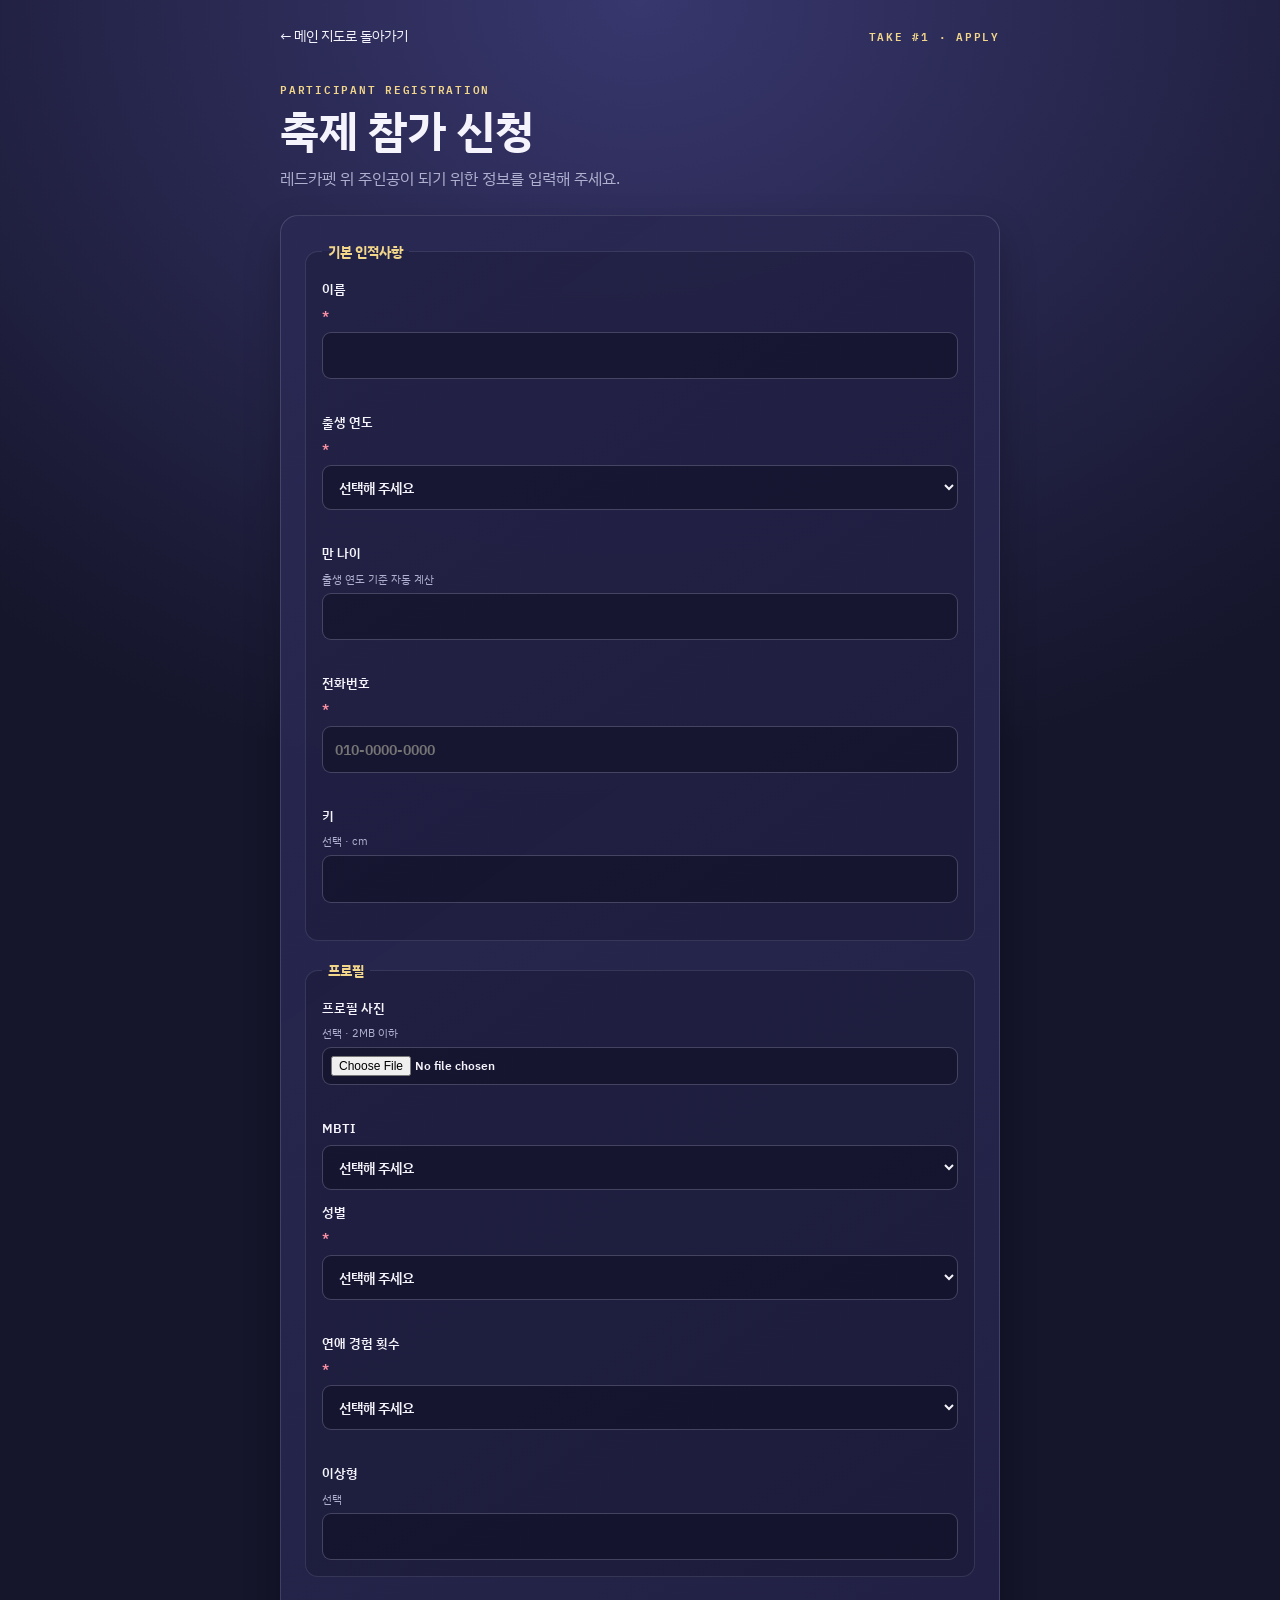
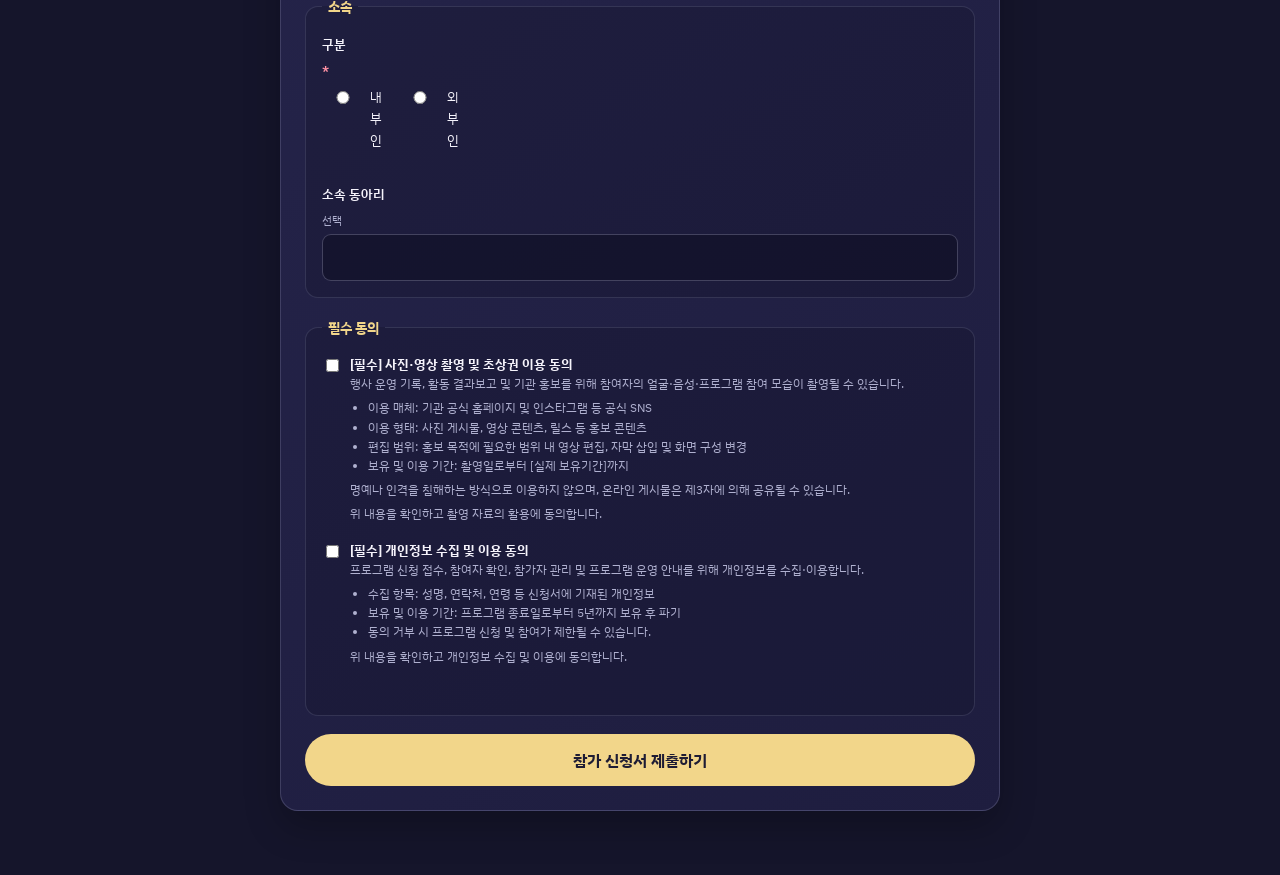
<file: apply.html>
<!doctype html>
<html lang="ko">
<head>
<meta charset="utf-8">
<meta name="viewport" content="width=device-width,initial-scale=1">
<title>참가자 신청 · 2026 동아리연합회 축제</title>
<link rel="preconnect" href="https://fonts.googleapis.com">
<link rel="preconnect" href="https://fonts.gstatic.com" crossorigin>
<link href="https://fonts.googleapis.com/css2?family=IBM+Plex+Sans+KR:wght@400;500;600;700&family=IBM+Plex+Mono:wght@500;600&display=swap" rel="stylesheet">
<style>
:root{--deep:#15152B;--panel:#25244B;--panel2:#211F44;--ink:#F5F3FB;--mute:#B0B1D0;--line:rgba(176,177,208,.22);--gold:#F2D68A;--rose:#D94862}
*{box-sizing:border-box}html{scroll-behavior:smooth}body{margin:0;min-height:100vh;background:radial-gradient(110% 45% at 50% 0,#38376E,var(--deep) 72%);color:var(--ink);font:400 16px/1.65 'IBM Plex Sans KR',sans-serif}button,input,select{font:inherit;color:inherit}:focus-visible{outline:2px solid var(--gold);outline-offset:3px}
.wrap{width:min(720px,calc(100% - 32px));margin:0 auto;padding:24px 0 64px}.topbar{display:flex;justify-content:space-between;align-items:center;gap:14px;margin-bottom:32px}.back-link{color:var(--ink);text-decoration:none;font-size:14px}.back-link:hover{color:var(--gold)}.eyebrow{margin:0;color:var(--gold);font:600 11px 'IBM Plex Mono',monospace;letter-spacing:.16em}.hero{margin-bottom:24px}.hero h1{margin:6px 0 8px;font-size:clamp(28px,7vw,44px);line-height:1.2}.hero p:last-child{margin:0;color:var(--mute)}
.card{padding:24px;border:1px solid var(--line);border-radius:18px;background:linear-gradient(145deg,rgba(42,41,83,.96),rgba(31,30,65,.94));box-shadow:0 16px 36px rgba(0,0,0,.24)}.form{display:grid;gap:18px}.group{display:grid;gap:12px;margin:0;padding:16px;border:1px solid rgba(176,177,208,.16);border-radius:13px;background:rgba(10,10,28,.2)}legend{padding:0 6px;color:var(--gold);font-weight:700;font-size:14px}.field{display:grid;gap:5px;font-size:13px;font-weight:600}.field input,.field select{width:100%;padding:11px 12px;border:1px solid rgba(176,177,208,.3);border-radius:9px;background:rgba(10,10,28,.42);font-size:14px}.field input[type=file]{padding:8px;font-size:12px}.field small{color:var(--mute);font-size:11px;font-weight:400}.required{color:#ff92a4}.options{display:flex;flex-wrap:wrap;gap:12px}.option,.consent{display:flex;align-items:flex-start;gap:8px;font-size:13px;font-weight:400}.option input,.consent input{accent-color:var(--gold);margin-top:4px}.consents{display:grid;gap:12px}.consent{line-height:1.45}.consent-detail{margin:6px 0 0;color:var(--mute);font-size:12px;line-height:1.6;font-weight:400}.consent-detail p{margin:0 0 5px}.consent-detail ul{margin:4px 0 5px;padding-left:18px}.conditional[hidden]{display:none}.error{min-height:16px;color:#ff9dad;font-size:12px;font-weight:500}.form [aria-invalid=true]{border-color:#ff7189;box-shadow:0 0 0 2px rgba(255,113,137,.12)}.alert,.success{display:none;margin:0;padding:11px 13px;border-radius:9px;font-size:13px}.alert{background:rgba(217,72,98,.18);color:#ffb1bd}.success{background:rgba(168,230,203,.14);color:#b9f1d6}.alert.show,.success.show{display:block}.submit{width:100%;padding:13px 20px;border:0;border-radius:999px;background:var(--gold);color:#1E1C34;font-weight:700;cursor:pointer}.submit:disabled{opacity:.6;cursor:wait}
@media(max-width:520px){.wrap{width:min(100% - 24px,720px);padding-top:16px}.card{padding:16px}.topbar{margin-bottom:24px}}
</style>
</head>
<body>
<main class="wrap">
  <nav class="topbar" aria-label="페이지 이동"><a class="back-link" href="index.html">← 메인 지도로 돌아가기</a><p class="eyebrow">TAKE #1 · APPLY</p></nav>
  <header class="hero"><p class="eyebrow">PARTICIPANT REGISTRATION</p><h1>축제 참가 신청</h1><p>레드카펫 위 주인공이 되기 위한 정보를 입력해 주세요.</p></header>
  <section class="card">
    <form class="form" id="participantForm" novalidate>
      <fieldset class="group"><legend>기본 인적사항</legend>
        <label class="field">이름 <span class="required">*</span><input name="name" required autocomplete="name" maxlength="30"><span class="error" data-error="name"></span></label>
        <label class="field">출생 연도 <span class="required">*</span><select name="birthYear" id="birthYear" required><option value="">선택해 주세요</option></select><span class="error" data-error="birthYear"></span></label>
        <label class="field">만 나이 <small>출생 연도 기준 자동 계산</small><input name="age" id="age" type="number" readonly aria-readonly="true"><span class="error" data-error="age"></span></label>
        <label class="field">전화번호 <span class="required">*</span><input name="phone" type="tel" required autocomplete="tel" placeholder="010-0000-0000" maxlength="20"><span class="error" data-error="phone"></span></label>
        <label class="field">키 <small>선택 · cm</small><input name="height" type="number" min="50" max="250" inputmode="numeric"><span class="error" data-error="height"></span></label>
      </fieldset>
      <fieldset class="group"><legend>프로필</legend>
        <label class="field">프로필 사진 <small>선택 · 2MB 이하</small><input name="profilePhoto" type="file" accept="image/*"><span class="error" data-error="profilePhoto"></span></label>
        <label class="field">MBTI <select name="mbti"><option value="">선택해 주세요</option><option>ISTJ</option><option>ISFJ</option><option>INFJ</option><option>INTJ</option><option>ISTP</option><option>ISFP</option><option>INFP</option><option>INTP</option><option>ESTP</option><option>ESFP</option><option>ENFP</option><option>ENTP</option><option>ESTJ</option><option>ESFJ</option><option>ENFJ</option><option>ENTJ</option></select></label>
        <label class="field">성별 <span class="required">*</span><select name="gender" required><option value="">선택해 주세요</option><option value="남성">남성</option><option value="여성">여성</option><option value="기타">기타</option><option value="응답하지 않음">응답하지 않음</option></select><span class="error" data-error="gender"></span></label>
        <label class="field">연애 경험 횟수 <span class="required">*</span><select name="datingExperience" required><option value="">선택해 주세요</option><option value="0">없음 (0회)</option><option value="1">1회</option><option value="2">2회</option><option value="3">3회</option><option value="4">4회</option><option value="5+">5회 이상</option></select><span class="error" data-error="datingExperience"></span></label>
        <label class="field">이상형 <small>선택</small><input name="idealType" maxlength="100"></label>
      </fieldset>
      <fieldset class="group"><legend>소속</legend>
        <div class="field">구분 <span class="required">*</span><div class="options"><label class="option"><input type="radio" name="memberType" value="내부인" required> 내부인</label><label class="option"><input type="radio" name="memberType" value="외부인" required> 외부인</label></div><span class="error" data-error="memberType"></span></div>
        <label class="field">소속 동아리 <small>선택</small><input name="club" maxlength="60"></label>
        <label class="field conditional" id="referrerField">동아리 추천인 <span class="required">*</span><input name="referrer" maxlength="60"><small>외부인 선택 시 입력해 주세요.</small><span class="error" data-error="referrer"></span></label>
      </fieldset>
      <fieldset class="group"><legend>필수 동의</legend><div class="consents">
      <label class="consent"><input type="checkbox" name="portraitConsent" required><span><b>[필수] 사진·영상 촬영 및 초상권 이용 동의</b><span class="consent-detail"><p>행사 운영 기록, 활동 결과보고 및 기관 홍보를 위해 참여자의 얼굴·음성·프로그램 참여 모습이 촬영될 수 있습니다.</p><ul><li>이용 매체: 기관 공식 홈페이지 및 인스타그램 등 공식 SNS</li><li>이용 형태: 사진 게시물, 영상 콘텐츠, 릴스 등 홍보 콘텐츠</li><li>편집 범위: 홍보 목적에 필요한 범위 내 영상 편집, 자막 삽입 및 화면 구성 변경</li><li>보유 및 이용 기간: 촬영일로부터 [실제 보유기간]까지</li></ul><p>명예나 인격을 침해하는 방식으로 이용하지 않으며, 온라인 게시물은 제3자에 의해 공유될 수 있습니다.</p><p>위 내용을 확인하고 촬영 자료의 활용에 동의합니다.</p></span></span></label>
      <label class="consent"><input type="checkbox" name="privacyConsent" required><span><b>[필수] 개인정보 수집 및 이용 동의</b><span class="consent-detail"><p>프로그램 신청 접수, 참여자 확인, 참가자 관리 및 프로그램 운영 안내를 위해 개인정보를 수집·이용합니다.</p><ul><li>수집 항목: 성명, 연락처, 연령 등 신청서에 기재된 개인정보</li><li>보유 및 이용 기간: 프로그램 종료일로부터 5년까지 보유 후 파기</li><li>동의 거부 시 프로그램 신청 및 참여가 제한될 수 있습니다.</li></ul><p>위 내용을 확인하고 개인정보 수집 및 이용에 동의합니다.</p></span></span></label>
      </div><span class="error" data-error="consents"></span></fieldset>
      <p class="alert" id="alert" role="alert"></p><p class="success" id="success" role="status"></p>
      <button class="submit" type="submit">참가 신청서 제출하기</button>
    </form>
  </section>
</main>
<script src="js/apply.js" defer></script>
</body>
</html>
</file>
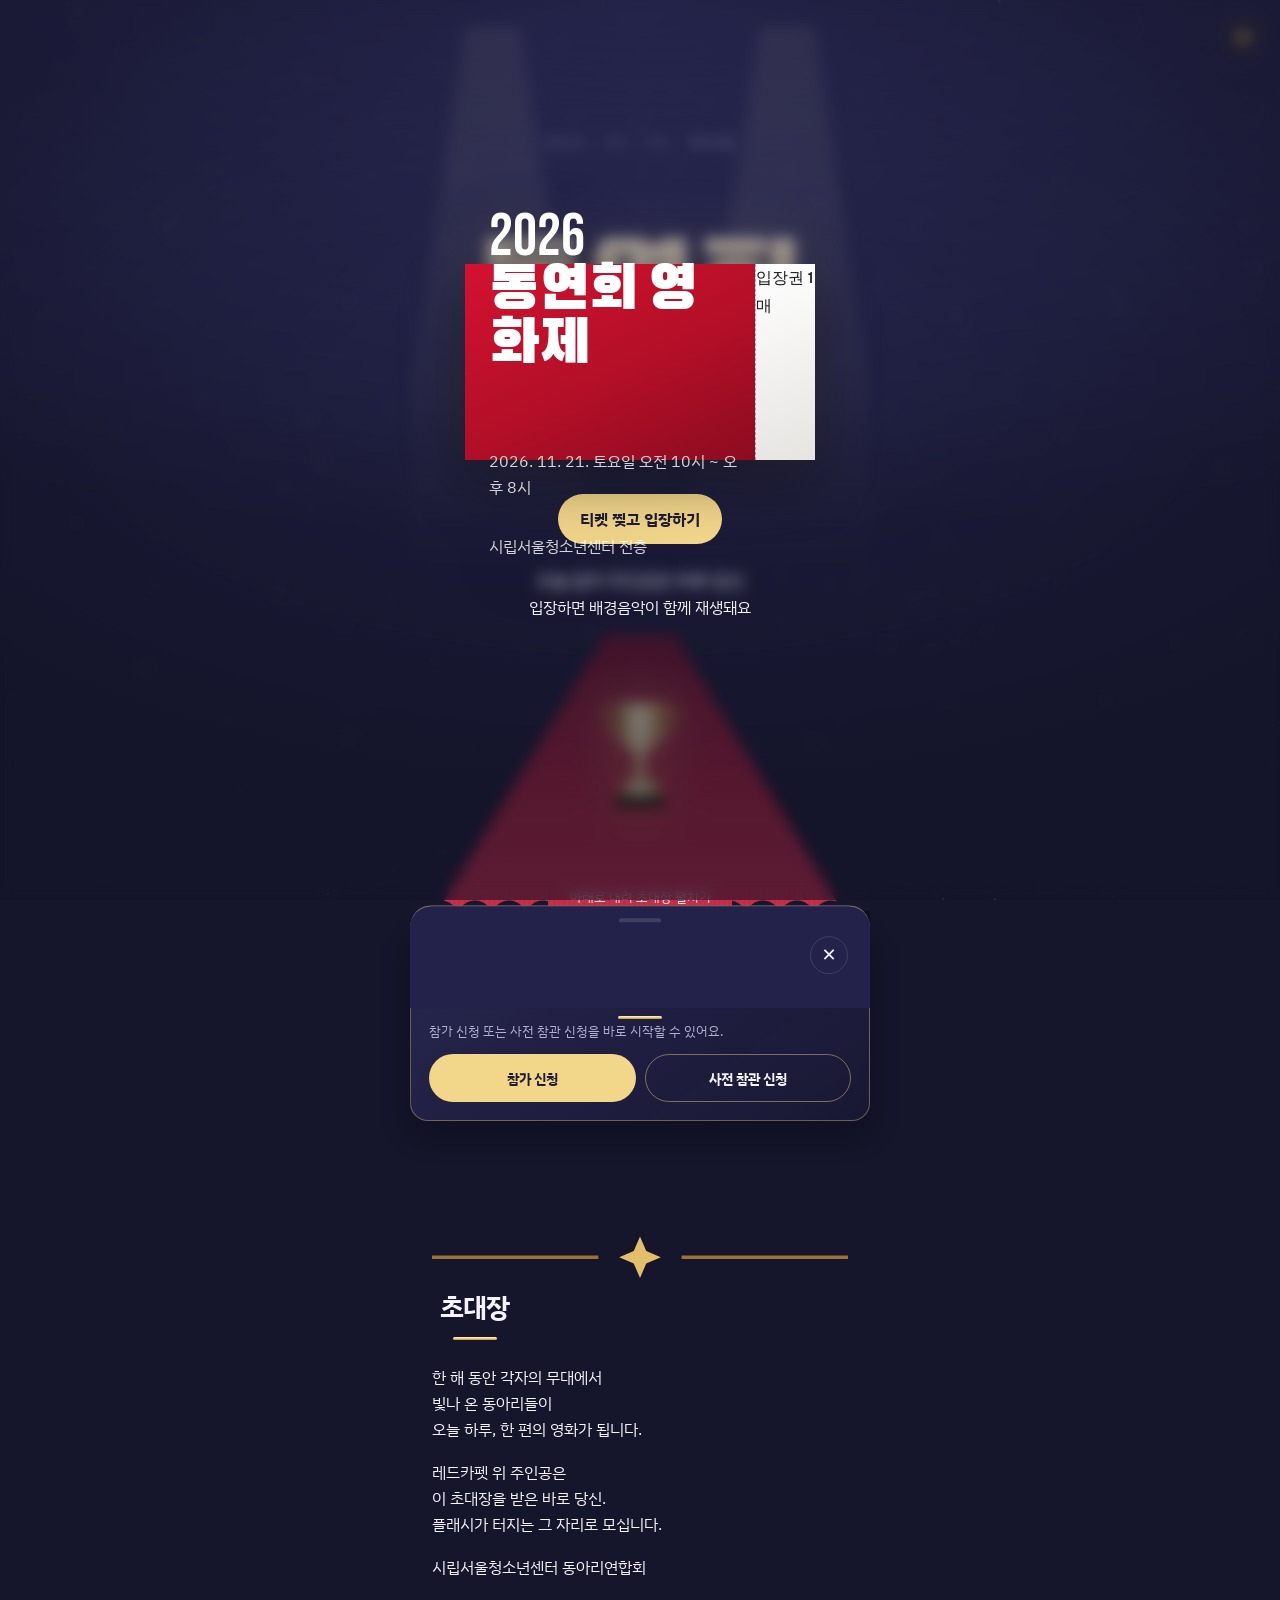
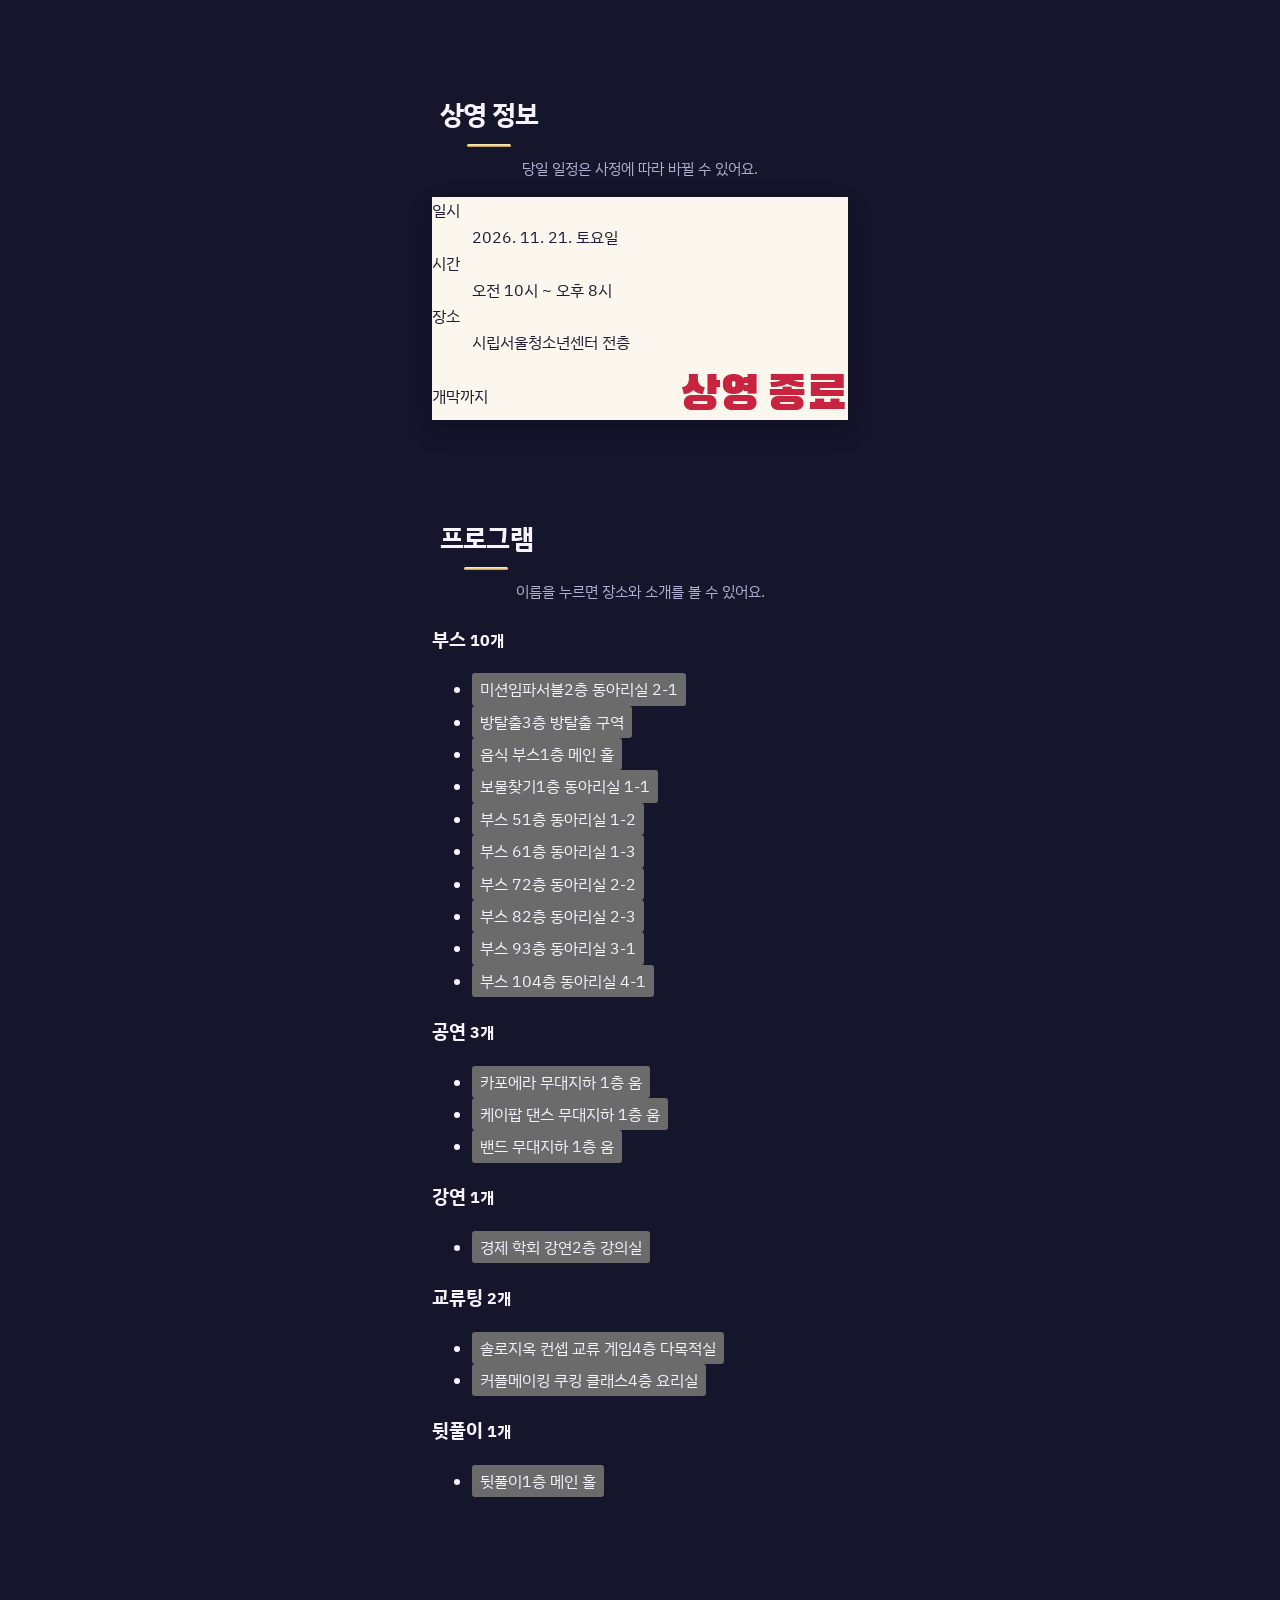
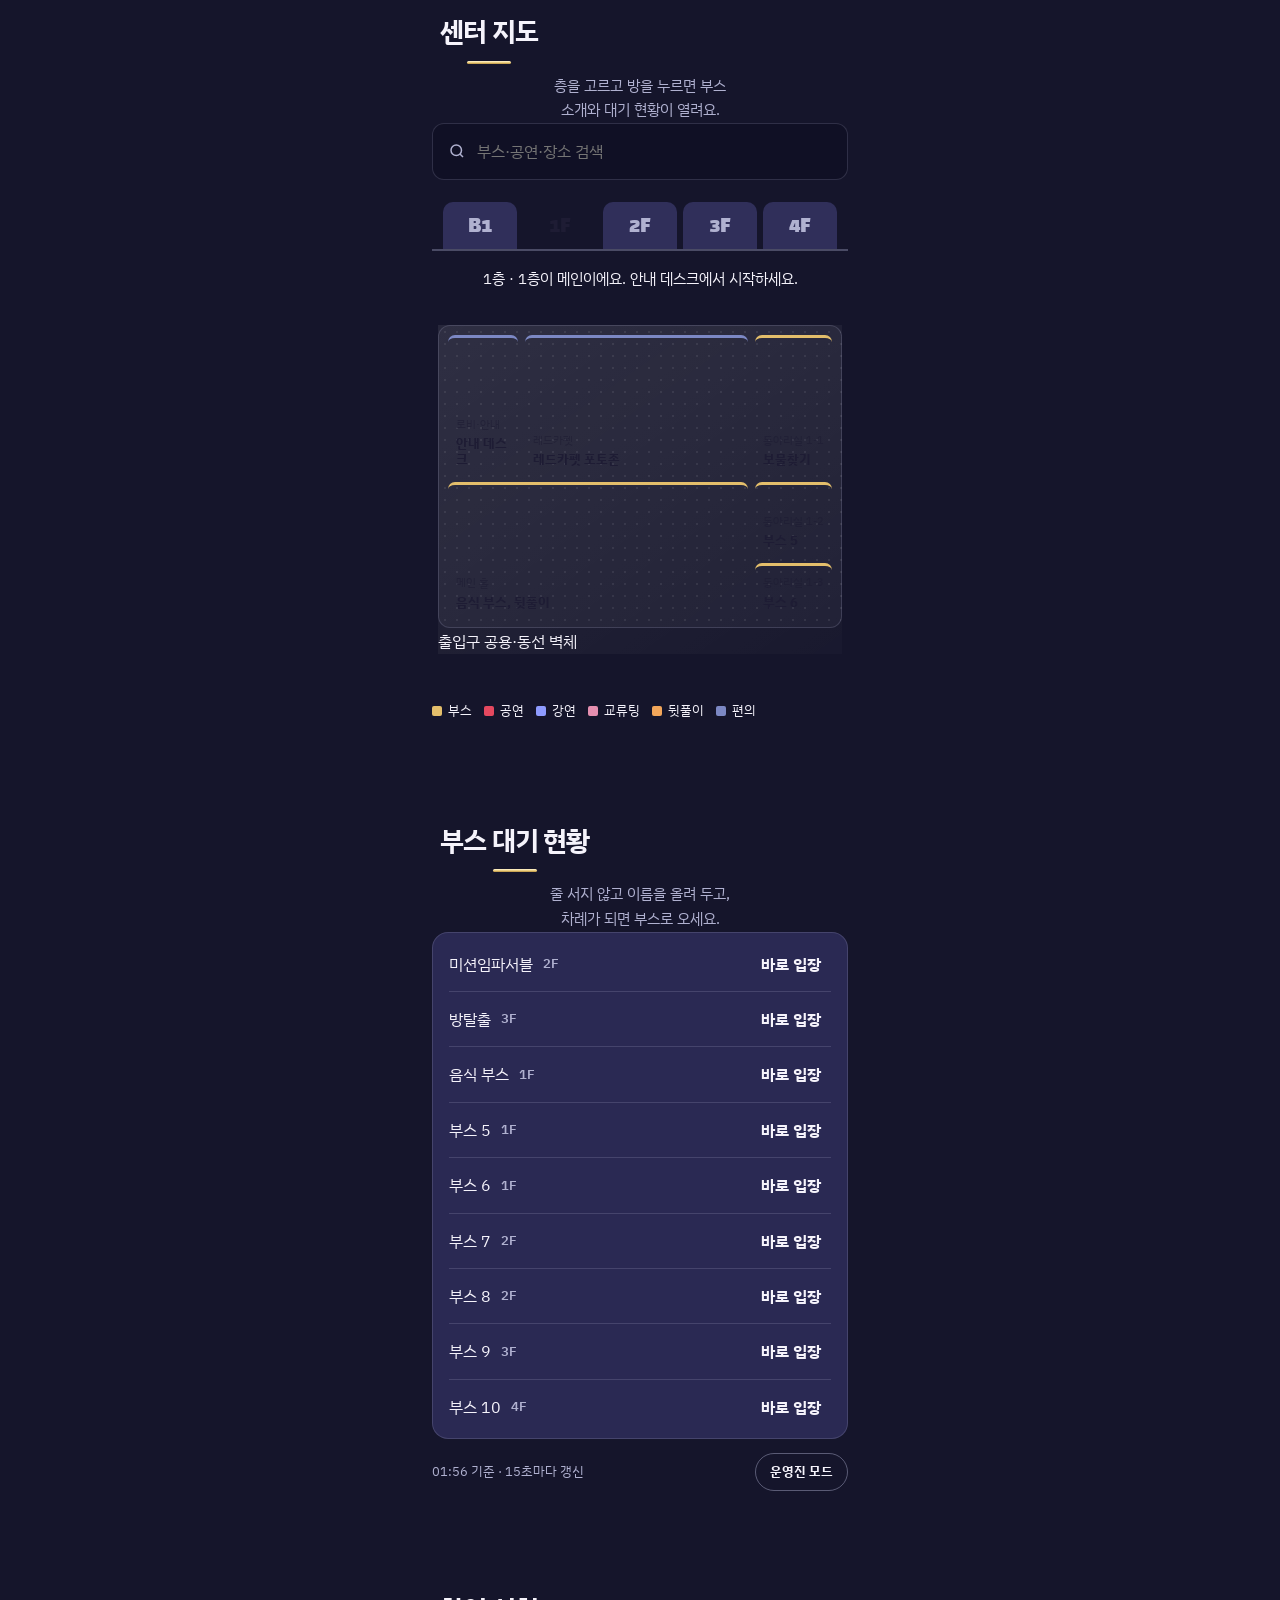
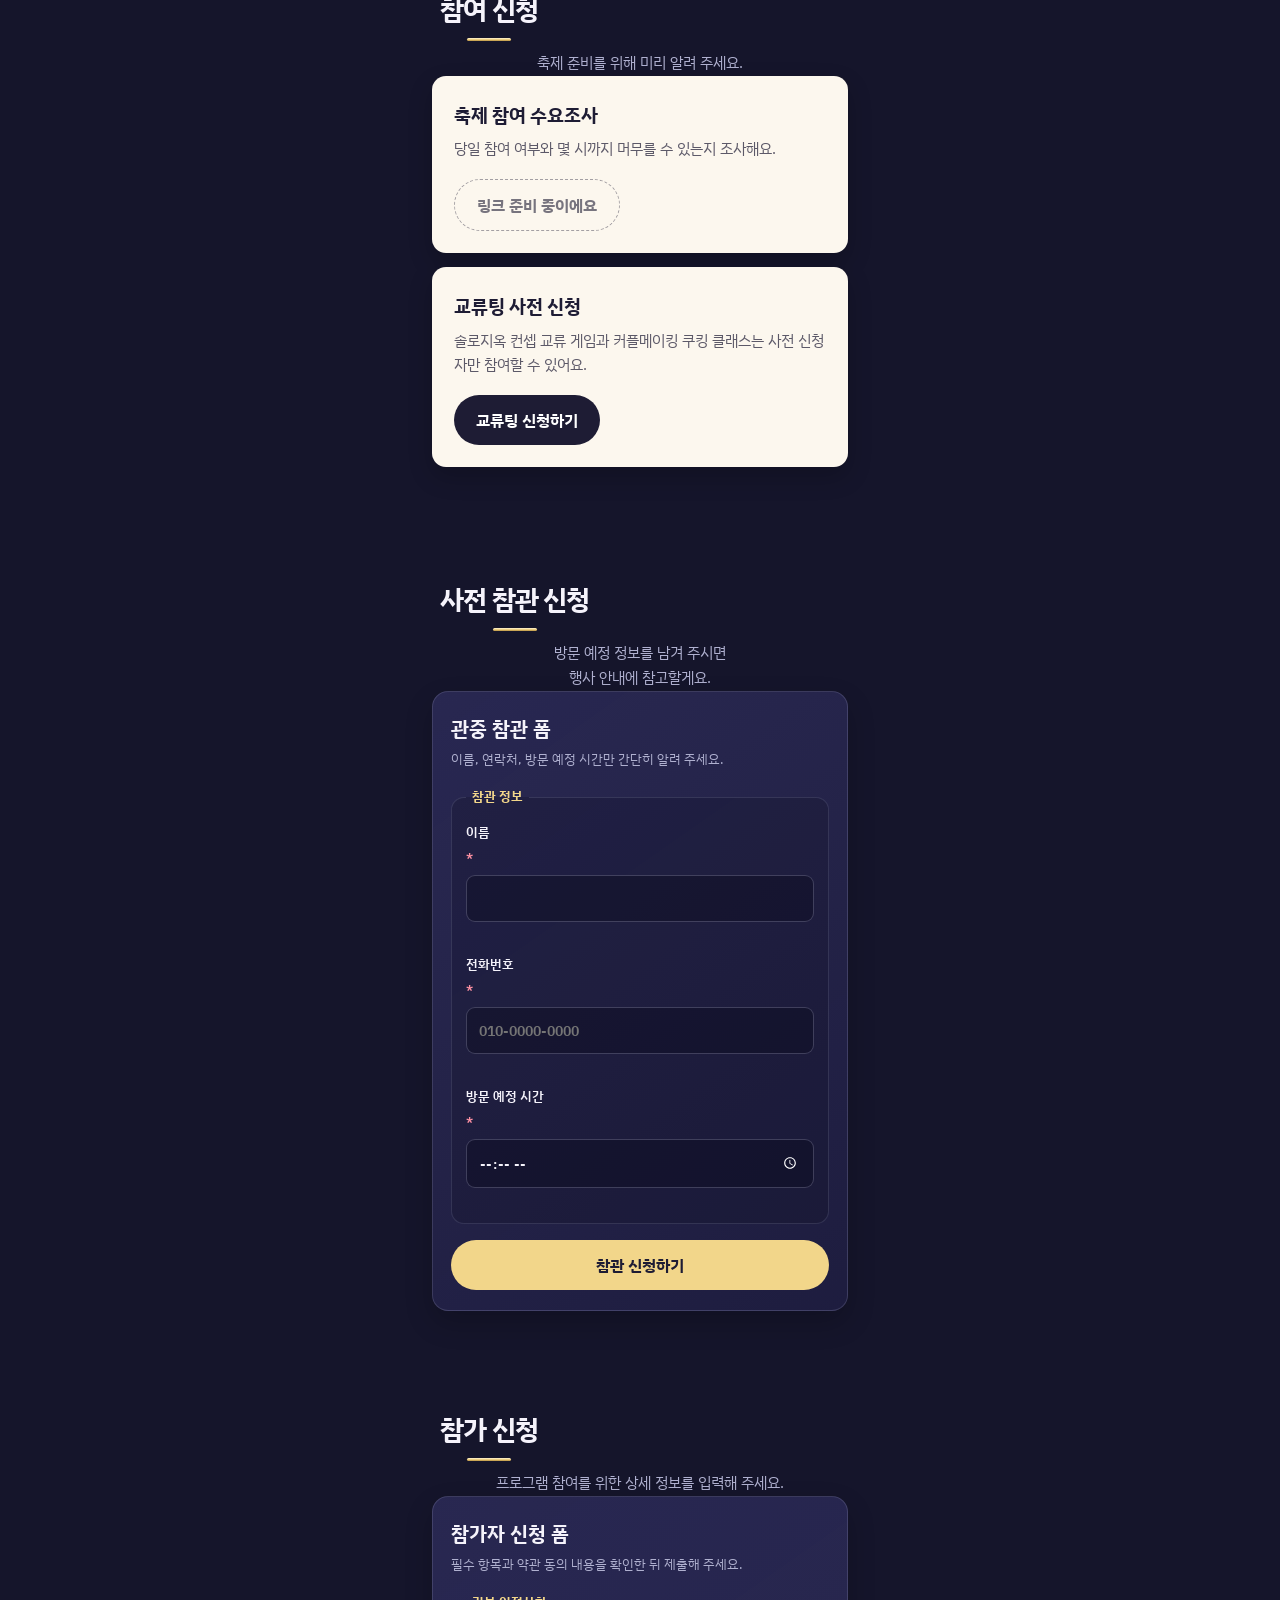
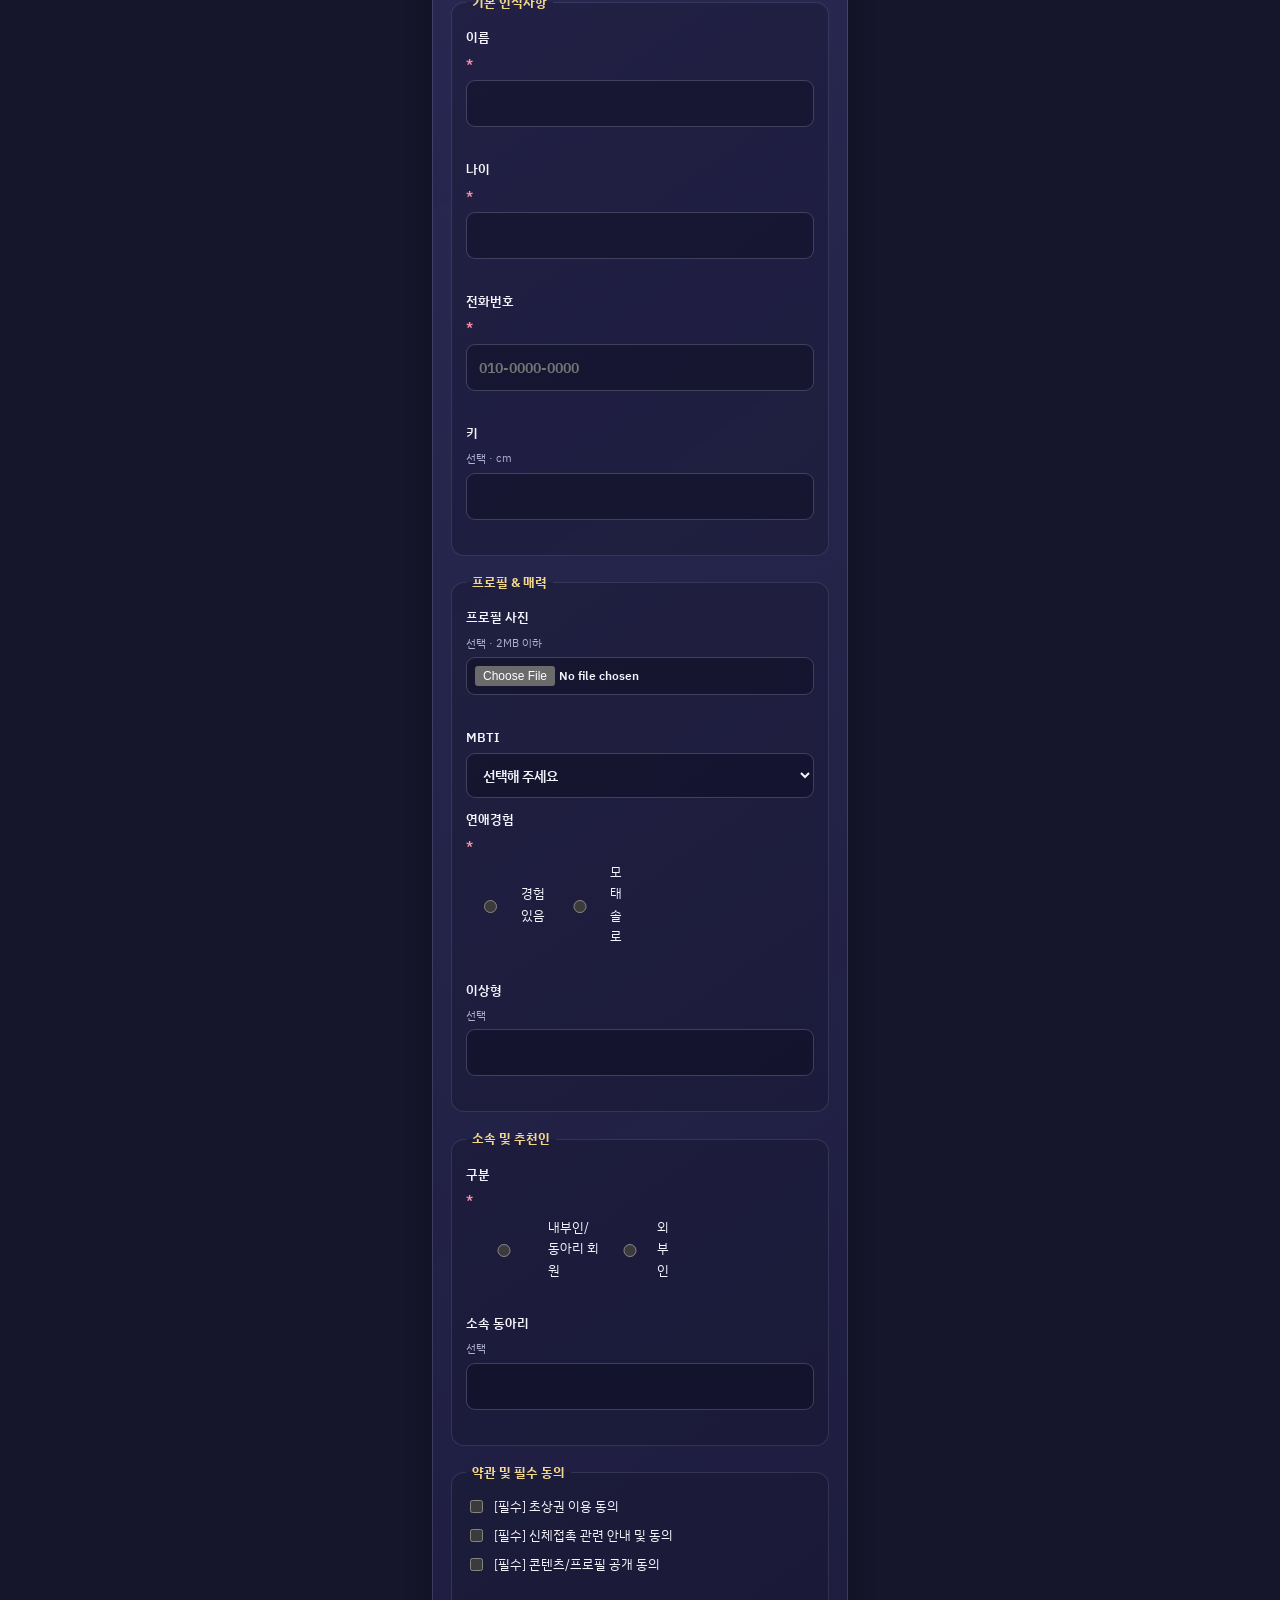
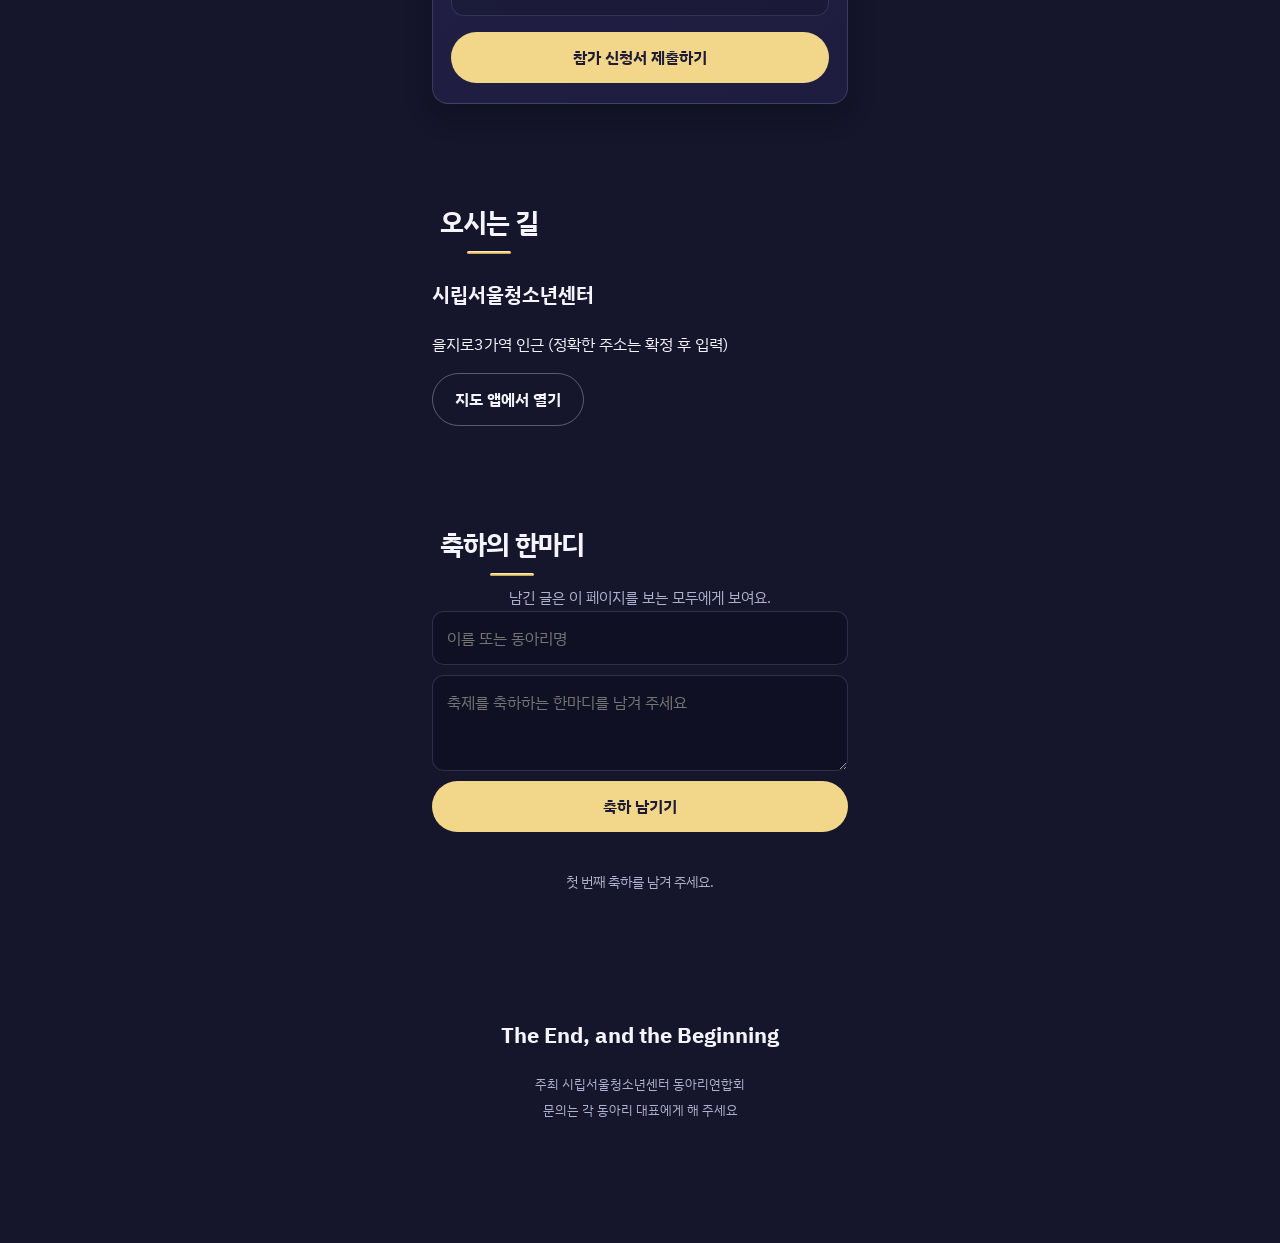
<file: index_seop.html>
<!doctype html>
<html lang="ko">
<head>
<!--
  이 파일은 별도의 빌드 과정 없이 브라우저에서 바로 열 수 있는
  단일 HTML 초대장입니다.
  화면 구조는 HTML, 모양은 아래 CSS, 동작과 행사 데이터는 마지막 JavaScript가 담당합니다.
-->
<meta charset="utf-8"> /*코드 해석 방식, include 같은 거*/
<meta name="viewport" content="width=device-width,initial-scale=1,viewport-fit=cover">
/*content= 화면 크기 자동 설정, initial scale=초기 크기 설정, viewport= 화면이 잘리지 않고 들어가도록 처리*/
<title>2026 동연회 영화제</title>
<meta name="theme-color" content="#0B1433">
<link rel="preconnect" href="https://fonts.googleapis.com">
<link rel="preconnect" href="https://fonts.gstatic.com" crossorigin>
<link href="https://fonts.googleapis.com/css2?family=Black+Han+Sans&family=Bebas+Neue&family=IBM+Plex+Sans+KR:wght@400;500;600;700&family=IBM+Plex+Mono:wght@500;600&display=swap" rel="stylesheet">
<style>
:root{
  --sky:#27274D; --deep:#15152B; --panel:#2A2953; --panel-2:#211F44;
  --ink:#F5F3FB; --mute:#B0B1D0; --line:rgba(176,177,208,.2);
  --card-ink:#1E1C34; --paper:#FCF7EE;
  --gold:#F2D68A; --rose:#D94862; --carpet:#B8233B; --carpet-d:#5E0E1E;
  --gold-grad:linear-gradient(180deg,#FFF5D6 0%,#F2D68A 45%,#B8903E 100%);
  color-scheme:dark;
}
@media (prefers-color-scheme:dark){:root{--sky:#27274D;--deep:#15152B;--ink:#F5F3FB;--mute:#B0B1D0;color-scheme:dark}}
*{box-sizing:border-box}
html{scroll-behavior:smooth}
body{margin:0;background:var(--deep);color:var(--ink);font-family:'IBM Plex Sans KR',system-ui,sans-serif;line-height:1.65;-webkit-font-smoothing:antialiased;overflow-x:hidden}
body.locked{overflow:hidden}
button,input,select,textarea{font:inherit;color:inherit}
:focus-visible{outline:2px solid var(--gold);outline-offset:3px}
#sky{position:fixed;inset:0;z-index:0;width:100%;height:100%;background:radial-gradient(110% 60% at 50% 0%,#38376E 0%,var(--sky) 42%,var(--deep) 100%)}
main{position:relative;z-index:1;max-width:460px;margin:0 auto}
.mono{font-family:'IBM Plex Mono',monospace}
.rule{display:flex;align-items:center;justify-content:center;gap:10px;color:var(--gold)}
.rule::before,.rule::after{content:"";width:56px;height:1px;background:linear-gradient(90deg,transparent,var(--gold))}
.rule::after{transform:scaleX(-1)}

/* ---------- 영화 티켓 게이트 ---------- */
#gate{position:fixed;inset:0;z-index:60;display:flex;flex-direction:column;align-items:center;justify-content:center;gap:34px;padding:24px;background:radial-gradient(90% 60% at 50% 42%,rgba(46,45,92,.35),rgba(20,20,41,.62) 78%);-webkit-backdrop-filter:blur(7px) saturate(1.1);backdrop-filter:blur(7px) saturate(1.1);transition:opacity .9s ease,backdrop-filter .9s ease}
#gate.gone{opacity:0;pointer-events:none}
.tix{position:relative;width:min(350px,92vw);height:196px}
.tk{position:absolute;inset:0;display:flex;filter:drop-shadow(0 18px 30px rgba(0,0,0,.45))}
.tk.back{transform:rotate(-9deg) translate(-14px,-30px);transition:transform 1s ease,opacity 1s}
.tk.front{transform:rotate(-2deg) translate(6px,10px);transition:transform .9s ease}
.tk-main,.tk-stub{position:relative;height:100%}
.tk-main{flex:1;min-width:0;min-height:0;overflow:hidden;display:flex;flex-direction:column;padding:22px 18px 20px 24px;-webkit-mask:radial-gradient(circle at 0 50%,transparent 6px,#000 6.5px) 0 0/100% 16px repeat-y;mask:radial-gradient(circle at 0 50%,transparent 6px,#000 6.5px) 0 0/100% 16px repeat-y}
.tk-stub{width:92px;display:flex;align-items:center;justify-content:center;gap:8px;-webkit-mask:radial-gradient(circle at 100% 50%,transparent 6px,#000 6.5px) 0 0/100% 16px repeat-y;mask:radial-gradient(circle at 100% 50%,transparent 6px,#000 6.5px) 0 0/100% 16px repeat-y;transition:transform 1.1s cubic-bezier(.3,.1,.3,1),opacity 1.1s}
/* 시네마 티켓: 크림슨 본권 + 화이트 꼬리표, 뒤에는 골드 티켓 */
.tk-main{background:linear-gradient(155deg,#D3122F 0%,#B30F28 55%,#8C0C20 100%);color:#fff}
.back .tk-main{background:linear-gradient(120deg,#B8903E 0%,#F6DE9C 35%,#D8B25C 60%,#F3D88E 80%,#A9802F 100%)}
.tk-stub{background:linear-gradient(160deg,#FFFFFF,#E6E4E1)}
.back .tk-stub{background:linear-gradient(120deg,#E9CD82,#B8903E)}
.frame{position:absolute;inset:12px 10px 12px 16px;pointer-events:none}
.frame svg{width:100%;height:100%;overflow:visible}
.frame path{fill:none;stroke:rgba(255,255,255,.9);stroke-width:1.5}
.back .frame path{stroke:rgba(40,28,8,.55)}
.tk-main .t2{position:relative;margin:2px 0 0 12px;white-space:nowrap;font-family:'Bebas Neue','Black Han Sans',sans-serif;font-size:clamp(46px,14vw,60px);line-height:.9;letter-spacing:.02em;color:#fff}
.tk-main .t2 em{font-style:normal;color:#F6DE9C}
.stars{position:relative;margin:4px 0 0 12px;font-size:9px;letter-spacing:5px;color:#F2D68A;white-space:nowrap;overflow:hidden}
.tk-info{position:relative;margin:auto 0 0 12px;display:flex;flex-direction:column;white-space:nowrap;font-family:'Bebas Neue','Black Han Sans',sans-serif;font-size:14px;letter-spacing:.06em;line-height:1.15}
.tk-info .k{color:rgba(255,255,255,.7)}
.tk-info .ko{font-family:'Black Han Sans',sans-serif;font-size:13px;letter-spacing:0}
.admit{position:absolute;right:20px;bottom:18px;font-family:'Bebas Neue','Black Han Sans',sans-serif;font-size:18px;letter-spacing:.06em;line-height:1;color:#F2D68A}
.back .admit{color:#3A2A0C}
.org{position:relative;white-space:nowrap;margin:0 0 0 12px;font-family:'Black Han Sans',sans-serif;font-size:12px;letter-spacing:.04em;color:rgba(255,255,255,.85)}
.barcode{width:46px;height:108px;background:repeating-linear-gradient(180deg,#1A1A1E 0 2px,transparent 2px 4px,#1A1A1E 4px 7px,transparent 7px 9px,#1A1A1E 9px 10px,transparent 10px 13px)}
.back .barcode{background:repeating-linear-gradient(180deg,#3A2A0C 0 2px,transparent 2px 4px,#3A2A0C 4px 7px,transparent 7px 10px)}
.tk-stub .no{writing-mode:vertical-rl;font-family:'Bebas Neue',monospace;font-size:13px;letter-spacing:.12em;color:#1A1A1E}
.tk-stub{border-left:0}
.tix.torn .front .tk-stub{transform:translate(50px,220px) rotate(38deg);opacity:0}
.tix.torn .back{transform:rotate(-14deg) translate(-40px,-60px);opacity:0}
.gate-copy{text-align:center}
.gate-copy p{margin:0 0 16px;font-size:14px;color:var(--mute)}

/* ---------- 음악 버튼 ---------- */
#musicBtn{position:fixed;z-index:40;top:calc(14px + env(safe-area-inset-top));right:14px;width:46px;height:46px;border-radius:50%;border:1.5px solid rgba(242,214,138,.55);background:rgba(30,28,52,.85);display:grid;place-items:center;cursor:pointer}
#musicBtn svg{width:24px;height:24px}
#musicBtn.on svg{animation:spin 4s linear infinite}
@keyframes spin{to{transform:rotate(360deg)}}

/* ---------- 히어로 ---------- */
.hero{position:relative;min-height:100svh;display:flex;flex-direction:column;align-items:center;padding:96px 24px 0;text-align:center;overflow:hidden}
.beam{position:absolute;top:-10%;width:60%;height:90%;background:linear-gradient(180deg,rgba(255,246,222,.18),rgba(255,246,222,0) 80%);clip-path:polygon(45% 0,55% 0,100% 100%,0 100%);pointer-events:none}
.beam.l{left:-12%;transform-origin:top center;animation:sweepL 9s ease-in-out infinite alternate}
.beam.r{right:-12%;transform-origin:top center;animation:sweepR 11s ease-in-out infinite alternate}
@keyframes sweepL{from{transform:rotate(-26deg)}to{transform:rotate(-8deg)}}
@keyframes sweepR{from{transform:rotate(26deg)}to{transform:rotate(9deg)}}
.kicker{margin:0 0 14px;font-family:'IBM Plex Mono',monospace;font-size:11.5px;font-weight:600;letter-spacing:.3em;color:var(--mute)}
.title{margin:0;font-family:'Bebas Neue','Black Han Sans',sans-serif;font-weight:400;font-size:clamp(104px,34vw,150px);line-height:.86;letter-spacing:.01em;background:var(--gold-grad);-webkit-background-clip:text;background-clip:text;color:transparent;filter:drop-shadow(0 6px 28px rgba(242,214,138,.35))}
.title em{font-style:normal}
.laurel-wrap{position:relative;width:230px;height:110px;margin:0 auto 6px;display:grid;place-items:center}
.laurel{position:absolute;inset:0;width:100%;height:100%}
.laurel-wrap p{position:relative;margin:8px 0 0;font-family:'IBM Plex Mono',monospace;font-size:10.5px;font-weight:600;letter-spacing:.22em;line-height:1.7;color:var(--gold);text-align:center}
.hero .rule{margin:22px auto 16px}
.hero-ko{margin:0;font-family:'Black Han Sans',sans-serif;font-size:26px;line-height:1.2}
.hero-date{margin:10px 0 0;font-size:14.5px;color:var(--mute)}
.stage{position:relative;flex:1;width:calc(100% + 48px);min-height:280px;margin-top:22px}
.carpet{position:absolute;left:50%;bottom:0;width:92%;height:100%;transform:translateX(-50%);clip-path:polygon(42% 0,58% 0,100% 100%,0 100%);background:repeating-linear-gradient(90deg,rgba(0,0,0,.06) 0 2px,transparent 2px 5px),linear-gradient(180deg,var(--carpet-d),var(--carpet) 55%,#D0304A)}
.post{position:absolute;bottom:0;width:10px;height:58px}
.trophy{position:absolute;left:50%;bottom:36%;width:84px;transform:translateX(-50%);filter:drop-shadow(0 0 24px rgba(242,214,138,.45))}
.crowd{position:absolute;inset:auto 0 0 0;height:100%;pointer-events:none}
.crowd::before,.crowd::after{content:"";position:absolute;bottom:0;width:30%;height:70px;background:radial-gradient(circle at 50% 100%,#0E0E20 15px,transparent 16px) 0 100%/30px 34px repeat-x,radial-gradient(circle at 50% 100%,#17162F 17px,transparent 18px) 14px 72%/34px 40px repeat-x}
.crowd::before{left:0}.crowd::after{right:0}
.flash{position:absolute;width:6px;height:6px;border-radius:50%;background:#fff;box-shadow:0 0 12px 6px rgba(255,255,255,.9),0 0 46px 20px rgba(220,215,255,.35);opacity:0;animation:pop .7s ease-out forwards}
@keyframes pop{0%{opacity:0;transform:scale(.2)}12%{opacity:1;transform:scale(1.5)}100%{opacity:0;transform:scale(.5)}}
.scroll-cue{position:absolute;bottom:18px;left:0;right:0;margin:0;font-size:13px;color:rgba(255,255,255,.85);z-index:2}

/* ---------- 섹션 공통 ---------- */
section{position:relative;padding:84px 22px 16px}
.sec-head{text-align:center;margin-bottom:28px}
.sec-ico{display:block;width:34px;height:34px;margin:0 auto 12px;color:var(--gold)}
.cap{margin:0 0 6px;font-family:'IBM Plex Mono',monospace;font-size:11.5px;font-weight:600;letter-spacing:.3em;text-transform:uppercase;color:var(--mute)}
section h2{position:relative;display:inline-block;margin:0;padding:0 8px 4px;font-family:'Black Han Sans',sans-serif;font-weight:400;font-size:32px;line-height:1.2;color:var(--ink)}
section h2::after{content:"";position:absolute;left:50%;bottom:-10px;width:44px;height:3px;transform:translateX(-50%);border-radius:2px;background:var(--gold-grad)}
.lede{margin:20px auto 0;max-width:32ch;text-wrap:balance;word-break:keep-all;text-align:center;color:var(--mute);font-size:15px}

.invite-card{padding:34px 22px 30px;border-radius:16px;background-color:var(--panel);background-image:radial-gradient(rgba(255,255,255,.07) 1px,transparent 1.2px);background-size:15px 15px;border:1px solid var(--line);text-align:center}
.invite-card p{margin:0 0 1.3em;font-size:16.5px;line-height:2}
.invite-card .sign{margin:10px 0 0;color:var(--gold);font-weight:700;font-size:16px}

/* 상영 정보: 실제 촬영 슬레이트 */
.slate{color:#111;filter:drop-shadow(0 0 1px rgba(255,255,255,.35)) drop-shadow(0 0 10px rgba(220,226,255,.16));animation:neon 6s ease-in-out infinite}
.clap{box-shadow:inset 0 0 0 1px rgba(255,255,255,.22)}
@keyframes neon{0%,100%{filter:drop-shadow(0 0 1px rgba(255,255,255,.35)) drop-shadow(0 0 10px rgba(220,226,255,.16))}50%{filter:drop-shadow(0 0 1px rgba(255,255,255,.45)) drop-shadow(0 0 14px rgba(220,226,255,.22))}}
.clap{height:30px;border-radius:6px 6px 0 0;background:#0D0D0F;position:relative;overflow:hidden}
.clap::before{content:"";position:absolute;inset:6px 8px 6px 52px;background:repeating-linear-gradient(-60deg,#F2F2F2 0 14px,#0D0D0F 14px 28px);border-radius:2px}
.clap::after{content:"";position:absolute;left:9px;top:6px;width:34px;height:18px;border-radius:3px;background:#1E1E22;box-shadow:inset 0 0 0 1px #333}
.clap.arm{border-radius:6px;margin-bottom:3px;transform-origin:8px 100%;transform:rotate(-16deg);transition:transform .16s cubic-bezier(.7,0,1,1)}
.slate.clapped .clap.arm{transform:rotate(0)}
.clap:not(.arm)::after{content:"TAKE #1";width:auto;padding:0 8px;display:grid;place-items:center;font-family:'Bebas Neue','Black Han Sans',sans-serif;font-size:15px;letter-spacing:.06em;color:#fff;white-space:nowrap}
.clap:not(.arm)::before{left:86px}
.clap:not(.arm)::before{background:repeating-linear-gradient(60deg,#F2F2F2 0 14px,#0D0D0F 14px 28px)}
.slate-board{background:#FAFAF7;border-radius:0 0 14px 14px;padding:2px 16px 4px;font-size:13px}
.sb-row{display:flex;align-items:center;gap:10px;padding:10px 0;border-bottom:1.5px solid #1A1A1A}
.sb-row:last-child{border-bottom:0}
.sb-l{font-style:italic;font-weight:700;font-size:12px;letter-spacing:.04em;color:#55546A;flex:none}
.sb-v{font-family:'Black Han Sans',sans-serif;font-size:17px;color:#111}
.sb-grid{display:grid;grid-template-columns:1fr 1.35fr .8fr;border-bottom:1.5px solid #1A1A1A}
.sb-grid div{padding:10px 6px 10px;text-align:center}
.sb-grid div+div{border-left:1.5px solid #1A1A1A}
.sb-grid .sb-l{display:block;margin-bottom:4px}
.sb-grid .sb-v{font-size:18px;white-space:nowrap}
.sb-row .sb-v{flex:1;min-width:0;font-size:16px;word-break:keep-all}
.sb-row .dd{font-family:'Bebas Neue','Black Han Sans',sans-serif;font-weight:400;font-size:28px;line-height:1;color:#fff;background:#C8243F;padding:3px 9px 1px;border-radius:4px}
.sb-grid .take .sb-v{font-family:'Bebas Neue','Black Han Sans',sans-serif;font-size:24px;line-height:1;color:#B8233B}
.dday{display:flex;align-items:center;justify-content:space-between}
.dday b{font-family:'Bebas Neue','Black Han Sans',sans-serif;font-weight:400;font-size:48px;line-height:1;color:#C8243F}

/* 프로그램 */
.code{font-family:'IBM Plex Mono',monospace;font-size:11.5px;font-weight:600;letter-spacing:.04em;color:rgba(30,28,52,.72);background:rgba(255,255,255,.72);padding:1px 7px;border-radius:4px}
.dot{width:12px;height:12px;border-radius:2px;transform:rotate(45deg);background:var(--c)}
.tl{list-style:none;margin:0;padding:6px 16px;background:var(--panel);border:1px solid var(--line);border-radius:16px;position:relative}
.tl li+li{border-top:1px solid var(--line)}
.tl-row{width:100%;display:flex;align-items:center;gap:14px;padding:13px 0;background:none;border:0;text-align:left;cursor:pointer}
.tl-no{flex:none;width:30px;height:30px;border-radius:50%;display:grid;place-items:center;background:var(--f);color:var(--card-ink);font-family:'Bebas Neue','Black Han Sans',sans-serif;font-size:18px;box-shadow:0 0 0 3px color-mix(in srgb,var(--c) 45%,transparent)}
.tl-body{flex:1;min-width:0}
.tl-top{display:flex;justify-content:space-between;align-items:baseline;gap:8px}
.tl-top b{font-size:16.5px;font-weight:700}
.tl-time{font-family:'IBM Plex Mono',monospace;font-size:12.5px;font-weight:600;color:var(--gold);white-space:nowrap}
.tl-time.tbd{color:var(--mute);font-family:inherit;font-weight:500;font-size:12px}
.tl-sum{display:block;margin-top:2px;font-size:13px;color:var(--mute);white-space:nowrap;overflow:hidden;text-overflow:ellipsis}
.tl-more{display:block;margin-top:12px;text-align:right;font-size:13.5px;font-weight:600;color:var(--gold);text-decoration:none}

/* 지도 */
.search{position:relative;margin-bottom:22px}
.search input{width:100%;padding:14px 16px 14px 44px;border-radius:12px;border:1px solid var(--line);background:rgba(10,10,28,.35) url("data:image/svg+xml,%3Csvg xmlns='http://www.w3.org/2000/svg' viewBox='0 0 24 24' fill='none' stroke='%23B0B1D0' stroke-width='2'%3E%3Ccircle cx='11' cy='11' r='7'/%3E%3Cpath d='m20 20-4-4'/%3E%3C/svg%3E") 15px 50%/18px no-repeat}
.results{list-style:none;margin:8px 0 0;padding:0;background:var(--panel);border:1px solid var(--line);border-radius:12px;overflow:hidden}
.results:empty{display:none}
.results button{width:100%;display:flex;justify-content:space-between;gap:10px;padding:12px 14px;background:none;border:0;border-bottom:1px solid var(--line);text-align:left;cursor:pointer}
.results li:last-child button{border-bottom:0}
.results .where{color:var(--mute);font-size:13px;white-space:nowrap}
.floors{display:flex;gap:6px;justify-content:center;border-bottom:2px solid rgba(176,177,208,.35);padding:0 6px}
.floors button{flex:1;max-width:74px;padding:9px 0 7px;border:0;border-top:4px solid var(--fc);border-radius:10px 10px 0 0;background:#302F5A;font-family:'Black Han Sans',sans-serif;font-size:19px;color:var(--mute);cursor:pointer}
.floors button[aria-pressed="true"]{background:var(--fc);color:var(--card-ink)}
.floor-note{margin:16px 0 0;text-align:center;font-size:14.5px;color:var(--ink)}
.plan-stage{perspective:1100px;padding:34px 6px 46px}
.plan{display:grid;grid-template:repeat(3,1fr)/repeat(4,1fr);gap:7px;aspect-ratio:4/3;padding:9px;border-radius:12px;background-color:rgba(255,255,255,.04);background-image:radial-gradient(rgba(255,255,255,.08) 1px,transparent 1.2px);background-size:12px 12px;border:1px solid var(--line);transform-style:preserve-3d;transform:rotateX(50deg) rotateZ(-30deg) scale(.92);transition:transform .7s cubic-bezier(.2,.7,.2,1)}
.plan.flat{transform:none}
.room{position:relative;display:flex;flex-direction:column;justify-content:flex-end;gap:2px;padding:8px;border-radius:7px;border:0;border-top:3px solid var(--c);background:var(--f);color:var(--card-ink);text-align:left;cursor:pointer;transform:translateZ(14px);box-shadow:5px 7px 0 rgba(10,10,28,.55);transition:transform .3s,box-shadow .3s;overflow:hidden;min-width:0}
.plan.flat .room{transform:none;box-shadow:none}
.room.sel{transform:translateZ(34px);box-shadow:0 0 0 2px #fff,0 0 28px var(--c)}
.room .rn{font-size:10.5px;color:rgba(30,28,52,.6)}
.room .ri{font-size:12.5px;font-weight:700;line-height:1.3;overflow:hidden;text-overflow:ellipsis}
.room.empty{cursor:default;border:1px dashed var(--line);background:rgba(255,255,255,.03);color:var(--mute);box-shadow:none;transform:translateZ(2px)}
.room.empty .rn{color:var(--mute)}
.badge{position:absolute;top:6px;right:6px;font-size:10.5px;font-weight:700;background:var(--rose);color:#fff;border-radius:999px;padding:1px 7px}
.map-tools{display:flex;justify-content:space-between;align-items:center;gap:10px}
.legend{display:flex;flex-wrap:wrap;gap:6px 12px;font-size:13px;color:var(--ink)}
.legend span{display:inline-flex;align-items:center;gap:6px}
.legend i{width:10px;height:10px;border-radius:2px;background:var(--c)}

/* 버튼 */
.btn{display:inline-flex;align-items:center;justify-content:center;gap:6px;padding:12px 22px;border-radius:999px;border:0;background:var(--rose);color:#fff;font-weight:700;cursor:pointer;text-decoration:none}
.btn.gold{background:var(--gold);color:var(--card-ink)}
.btn.enter{padding:14px 34px;border-radius:6px;background:linear-gradient(180deg,#C8122D,#9C0D24);color:#fff;font-family:'Black Han Sans',sans-serif;font-weight:400;font-size:18px;letter-spacing:.04em;box-shadow:inset 0 0 0 1px rgba(246,222,156,.75),inset 0 0 0 4px #A50F27,inset 0 0 0 5px rgba(246,222,156,.45),0 12px 30px rgba(0,0,0,.4)}
.btn.ghost{background:transparent;border:1.5px solid rgba(176,177,208,.45);color:var(--ink)}
.btn.small{padding:7px 14px;font-size:13px}
.btn[aria-disabled="true"]{pointer-events:none}

/* 대기 현황 */
.board{background:var(--panel);border:1px solid var(--line);border-radius:16px;padding:4px 16px}
.wb-row{width:100%;display:grid;grid-template-columns:auto 1fr auto auto;align-items:center;gap:10px;padding:14px 0;background:none;border:0;border-bottom:1px solid var(--line);text-align:left;cursor:pointer}
.wb-row:last-child{border-bottom:0}
.wb-row .code{background:var(--f)}
.wb-row .nm{font-weight:600;font-size:16px}
.wb-row .w{font-family:'IBM Plex Mono',monospace;font-size:13px;font-weight:600;color:var(--mute)}
.st{min-width:84px;text-align:center;font-size:13px;font-weight:700;padding:5px 10px;border-radius:999px}
.st.free{background:rgba(168,230,203,.16);color:#A8E6CB}
.st.mid{background:#F6E3A6;color:#3D2C05}
.st.busy{background:var(--rose);color:#fff}
.board-legend{display:flex;gap:14px;justify-content:flex-end;margin:0 0 10px;font-size:12.5px;color:var(--mute)}
.board-legend span{display:inline-flex;align-items:center;gap:5px}
.board-legend i{width:9px;height:9px;border-radius:50%}
.board-foot{display:flex;justify-content:space-between;align-items:center;margin-top:14px;font-size:12.5px;color:var(--mute)}

/* 참여 신청 */
.apply{display:grid;gap:14px}
.apply article{padding:24px 22px 22px;border-radius:14px;background:var(--f);color:var(--card-ink);box-shadow:0 10px 24px rgba(0,0,0,.2)}
.apply .code{display:inline-block;margin-bottom:10px}
.apply h3{margin:0 0 6px;font-family:'Black Han Sans',sans-serif;font-weight:400;font-size:24px}
.apply p{margin:0 0 18px;color:rgba(30,28,52,.72);font-size:14.5px}
.apply .btn{background:var(--card-ink);color:#fff}
.apply .btn[aria-disabled="true"]{background:transparent;color:rgba(30,28,52,.6);border:1.5px dashed rgba(30,28,52,.4)}

/* 오시는 길 */
.place-card{padding:30px 22px 26px;border-radius:16px;background:var(--paper);color:var(--card-ink);text-align:center}
.place-card .pname{margin:0;font-family:'Black Han Sans',sans-serif;font-weight:400;font-size:26px}
.place-card .paddr{margin:8px 0 20px;color:#57516F;font-size:15px}
.place-card .btn{background:transparent;border:1.5px solid rgba(30,28,52,.3);color:var(--card-ink)}

/* 댓글 */
.cheer-form{display:grid;gap:10px;margin-bottom:24px}
.cheer-form input,.cheer-form textarea,.wait-form input,.wait-form select{width:100%;padding:13px 14px;border-radius:12px;border:1px solid var(--line);background:rgba(10,10,28,.35)}
.cheer-form textarea{min-height:96px;resize:vertical}
.cheer-count{margin:0 0 10px;font-size:13px;color:var(--mute)}
.cheers{list-style:none;margin:0;padding:0;display:grid;gap:10px}
.cheers li{padding:14px 16px;border-radius:12px;background:var(--panel);border:1px solid var(--line)}
.cheers .who{display:flex;justify-content:space-between;font-size:13px}
.cheers .who b{color:var(--gold);font-weight:700}
.cheers .who time{color:var(--mute);font-family:'IBM Plex Mono',monospace}
.cheers p{margin:6px 0 0;white-space:pre-wrap;word-break:break-word}
.cheers .del{margin-top:8px}
.cheers .empty-msg{background:none;border:0;color:var(--mute);font-size:14px;text-align:center}

footer{padding:90px 24px 120px;text-align:center;color:var(--mute);font-size:13px;line-height:2}
footer .rule{margin:0 auto 22px}
footer .end{display:block;font-family:'Black Han Sans',sans-serif;font-size:26px;color:var(--ink);margin-bottom:14px}

/* 바텀시트 */
.sheet-back{position:fixed;inset:0;z-index:45;background:rgba(8,8,22,.62);opacity:0;pointer-events:none;transition:opacity .3s}
.sheet-back.open{opacity:1;pointer-events:auto}
.sheet{position:fixed;z-index:46;left:0;right:0;bottom:0;max-width:460px;margin:0 auto;max-height:84svh;overflow:auto;background:#23224A;border-top:1px solid rgba(242,214,138,.5);border-radius:22px 22px 0 0;padding:12px 22px calc(28px + env(safe-area-inset-bottom));transform:translateY(105%);transition:transform .38s cubic-bezier(.2,.8,.2,1)}
.sheet.open{transform:none}
.grab{width:42px;height:4px;border-radius:4px;background:var(--line);margin:0 auto 14px}
.sheet-head{display:flex;justify-content:space-between;align-items:flex-start;gap:12px;margin-bottom:6px}
.sheet-head h2{margin:0;font-family:'Black Han Sans',sans-serif;font-weight:400;font-size:26px;text-align:left}
.sheet-head h2::after{display:none}
.sheet-head p{margin:2px 0 0;font-size:13px;color:var(--mute)}
.x{width:38px;height:38px;flex:none;border-radius:50%;border:1px solid var(--line);background:transparent;cursor:pointer;font-size:18px}
.it{padding:18px 0;border-top:1px solid var(--line)}
.it .cat{display:inline-flex;align-items:center;gap:8px;font-size:12.5px;font-weight:700;color:var(--card-ink);background:var(--f);padding:3px 10px 3px 4px;border-radius:6px}
.it .cat .code{background:rgba(255,255,255,.75)}
.it h3{margin:8px 0 6px;font-family:'Black Han Sans',sans-serif;font-weight:400;font-size:22px}
.it .meta{margin:0 0 6px;font-size:13px;color:var(--gold)}
.it .desc{margin:0;color:#DCDCF0;font-size:15px}
.promo{margin-top:14px;padding:14px 16px;border-radius:10px;background:rgba(255,255,255,.05);border-left:4px solid var(--c)}
.promo strong{display:block;font-size:12px;color:var(--c);margin-bottom:4px}
.promo p{margin:0;font-size:14px}
.wait{margin-top:16px;padding:16px;border-radius:14px;background:var(--panel-2);border:1px solid var(--line)}
.wait-now{display:flex;justify-content:space-between;align-items:baseline;margin-bottom:12px}
.wait-now span{font-size:14px;color:var(--mute)}
.wait-now b{font-family:'Black Han Sans',sans-serif;font-weight:400;font-size:30px;color:var(--ink)}
.wait-form{display:grid;grid-template-columns:1fr 84px;gap:8px}
.wait-form .btn{grid-column:1/-1}
.mine{margin:0 0 10px;font-size:15px}
.mine b{color:var(--gold)}
.adm{list-style:none;margin:14px 0 0;padding:12px 0 0;border-top:1px dashed var(--line);font-size:14px}
.adm li{display:flex;justify-content:space-between;align-items:center;gap:8px;padding:6px 0}
.adm-title{font-size:12px;color:var(--gold);margin:0}

#toast{position:fixed;z-index:70;left:50%;bottom:calc(26px + env(safe-area-inset-bottom));transform:translate(-50%,20px);background:var(--paper);color:var(--card-ink);padding:11px 18px;border-radius:999px;font-size:14px;font-weight:600;opacity:0;pointer-events:none;transition:.3s;max-width:88vw;text-align:center}
#toast.show{opacity:1;transform:translate(-50%,0)}

@media (prefers-reduced-motion:reduce){
  *{animation:none!important;transition:none!important;scroll-behavior:auto!important}
}

/* index2 디자인과 현재 기능용 마크업의 연결 */
.ticket{position:relative;width:min(350px,92vw);height:196px;display:flex;filter:drop-shadow(0 18px 30px rgba(0,0,0,.45))}
.t-main,.t-stub{height:100%;border-radius:0}
.t-main{background:linear-gradient(155deg,#D3122F,#B30F28 55%,#8C0C20);color:#fff;padding:22px 18px 20px 24px;display:flex;flex-direction:column;justify-content:center}
.t-main .t-title{font-family:'Bebas Neue','Black Han Sans',sans-serif;font-size:clamp(44px,14vw,60px);line-height:.9;color:#fff}
.t-main p{color:rgba(255,255,255,.82)}
.t-stub{background:linear-gradient(160deg,#fff,#e6e4e1);border-left:1px dashed rgba(30,28,52,.35)}
.t-stub span{font-family:'Bebas Neue',monospace;color:#1A1A1E}
#gate{padding:24px;gap:34px;background:radial-gradient(90% 60% at 50% 42%,rgba(46,45,92,.35),rgba(20,20,41,.62) 78%);backdrop-filter:blur(7px) saturate(1.1)}
#musicBtn{border:1.5px solid rgba(242,214,138,.55);background:rgba(30,28,52,.85)}
.hero-date{font-family:'IBM Plex Mono',monospace;font-size:11.5px;font-weight:600;letter-spacing:.3em;color:var(--mute)}
.hero h1{font-family:'Bebas Neue','Black Han Sans',sans-serif;font-weight:400;font-size:clamp(82px,28vw,130px);line-height:.86;letter-spacing:.01em;background:linear-gradient(180deg,#FFF5D6 0%,#F2D68A 45%,#B8903E 100%);-webkit-background-clip:text;background-clip:text;color:transparent;filter:drop-shadow(0 6px 28px rgba(242,214,138,.35))}
.hero-sub{font-family:'Black Han Sans',sans-serif;font-size:24px;line-height:1.2}
.beam{background:linear-gradient(180deg,rgba(255,246,222,.18),rgba(255,246,222,0) 80%)}
.beam.l{animation:sweepL 9s ease-in-out infinite alternate}.beam.r{animation:sweepR 11s ease-in-out infinite alternate}
@keyframes sweepL{from{transform:rotate(-26deg)}to{transform:rotate(-8deg)}}
@keyframes sweepR{from{transform:rotate(26deg)}to{transform:rotate(9deg)}}
section h2,.serif,.info-card,.sheet-head h2,.apply h3,.place .pname,footer .end{font-family:'Black Han Sans','IBM Plex Sans KR',sans-serif;font-weight:400}
.info-card{background:var(--paper);color:var(--card-ink);box-shadow:0 10px 24px rgba(0,0,0,.2)}
.apply article{padding:24px 22px 22px;border-radius:14px;background:var(--paper);color:var(--card-ink);box-shadow:0 10px 24px rgba(0,0,0,.2)}
.apply h3{font-size:24px}.apply p{color:rgba(30,28,52,.72)}.apply .btn{background:var(--card-ink);color:#fff}
.place .pname{font-size:26px}.cheers{display:grid;gap:10px}.cheers li{padding:14px 16px;border-radius:12px;background:var(--panel);border:1px solid var(--line)}
.sheet{background:#23224A;border-top-color:rgba(242,214,138,.5)}.sheet-head h2{font-size:26px}.it h3{font-family:'Black Han Sans',sans-serif;font-size:22px}.wait{background:var(--panel-2);border-color:var(--line)}.wait-now b{font-family:'Black Han Sans',sans-serif;font-size:30px}
.btn{background:var(--carpet);color:#fff}.btn.gold{background:var(--gold);color:var(--card-ink)}
.apply-form input,.apply-form select,.apply-form textarea{background:rgba(10,10,28,.35)}
.plan-frame{background:linear-gradient(145deg,rgba(255,255,255,.08),rgba(255,255,255,.02))}
footer .end{font-size:26px}

/* 제목에만 영화제용 디스플레이 폰트를 사용하고, 본문은 읽기 쉬운 글꼴로 유지합니다. */
body{font-family:'IBM Plex Sans KR',system-ui,sans-serif}
section h2{font-family:'IBM Plex Sans KR',system-ui,sans-serif;font-weight:700;font-size:27px;line-height:1.35;letter-spacing:-.03em}
.serif,.info-card,.sheet-head h2,.apply h3,.place .pname,footer .end{font-family:'IBM Plex Sans KR',system-ui,sans-serif}
.info-card{font-family:'IBM Plex Sans KR',system-ui,sans-serif}
.hero-sub{font-family:'IBM Plex Sans KR',system-ui,sans-serif;font-size:18px;font-weight:600;line-height:1.5}
.apply h3{font-size:19px;font-weight:700}
.place .pname{font-size:20px;font-weight:700}
.sheet-head h2{font-size:22px;font-weight:700}
.it h3{font-family:'IBM Plex Sans KR',system-ui,sans-serif;font-size:18px;font-weight:700}
.wait-now b{font-family:'IBM Plex Sans KR',system-ui,sans-serif;font-size:26px;font-weight:700}
footer .end{font-size:22px;font-weight:700}

/* ---------- 빠른 신청 및 신청 폼 ---------- */
.quick-apply{display:grid;gap:12px;margin:0 24px 28px;padding:18px;border:1px solid rgba(242,214,138,.35);border-radius:18px;background:linear-gradient(145deg,rgba(42,41,83,.92),rgba(25,24,52,.9));box-shadow:0 14px 30px rgba(0,0,0,.24)}
.quick-apply .eyebrow{margin:0;color:var(--gold);font:600 11px 'IBM Plex Mono',monospace;letter-spacing:.16em}
.quick-apply h2{margin:0;font-size:21px}
.quick-apply p{margin:0;color:var(--mute);font-size:13px}
.quick-apply-actions{display:grid;grid-template-columns:1fr 1fr;gap:9px}
.quick-apply .btn{min-height:48px;padding:10px 12px;font-size:14px}
.quick-apply .btn.ghost{border-color:rgba(242,214,138,.45)}
.registration-section{scroll-margin-top:18px}
.registration-grid{display:grid;gap:16px}
.registration-card{padding:20px 18px;border:1px solid var(--line);border-radius:16px;background:linear-gradient(145deg,rgba(42,41,83,.96),rgba(31,30,65,.92));box-shadow:0 12px 28px rgba(0,0,0,.2)}
.registration-card h3{margin:0 0 4px;font-size:20px}
.registration-card .card-lede{margin:0 0 16px;color:var(--mute);font-size:13px}
.registration-form{display:grid;gap:16px}
.form-group{display:grid;gap:11px;margin:0;padding:14px;border:1px solid rgba(176,177,208,.16);border-radius:13px;background:rgba(10,10,28,.2)}
.form-group legend{padding:0 6px;color:var(--gold);font-size:13px;font-weight:700}
.form-field{display:grid;gap:5px;font-size:13px;font-weight:600}
.form-field input,.form-field select,.form-field textarea{width:100%;padding:11px 12px;border:1px solid rgba(176,177,208,.28);border-radius:9px;background:rgba(10,10,28,.4);font-size:14px}
.form-field input[type="file"]{padding:8px;font-size:12px}
.form-field small{color:var(--mute);font-size:11px;font-weight:400}
.required-mark{color:#ff92a4}
.radio-options{display:flex;flex-wrap:wrap;gap:10px}
.radio-option,.check-option{display:flex;align-items:center;gap:8px;color:var(--ink);font-size:13px;font-weight:400}
.radio-option input,.check-option input{accent-color:var(--gold)}
.consent-list{display:grid;gap:10px}
.check-option{align-items:flex-start;line-height:1.45}
.field-error{min-height:16px;color:#ff9dad;font-size:12px;font-weight:500}
.registration-form [aria-invalid="true"]{border-color:#ff7189;box-shadow:0 0 0 2px rgba(255,113,137,.12)}
.form-alert{display:none;margin:0;padding:10px 12px;border-radius:9px;background:rgba(217,72,98,.16);color:#ffafbb;font-size:13px}
.form-alert.show{display:block}
.form-success{display:none;margin:0;padding:12px;border-radius:9px;background:rgba(168,230,203,.13);color:#b9f1d6;font-size:13px}
.form-success.show{display:block}
.conditional-field[hidden]{display:none}
@media (min-width:520px){.quick-apply{margin-left:0;margin-right:0}.registration-grid{grid-template-columns:1fr 1fr}.registration-card:first-child{grid-column:1/-1}}
</style>
</head>
<body class="locked">
<!-- 화면 전체에 고정되는 별빛 배경용 canvas입니다. -->
<canvas id="sky" aria-hidden="true"></canvas>

<!-- 입장권: 브라우저는 사용자가 한 번 눌러야 음악 재생을 허용해요 -->
<div id="gate" role="dialog" aria-label="입장권">
  <div class="ticket" id="ticket">
    <div class="t-main">
      <p class="t-title" id="gateTitle">2026<br>동연회 영화제</p>
      <p id="gateDate"></p>
      <p id="gatePlace"></p>
    </div>
    <div class="t-stub"><span>입장권 1매</span></div>
  </div>
  <button class="btn gold" id="enterBtn">티켓 찢고 입장하기</button>
  <p class="hint">입장하면 배경음악이 함께 재생돼요</p>
</div>

<button id="musicBtn" aria-label="배경음악 재생" aria-pressed="false">
  <svg viewBox="0 0 24 24" fill="none" stroke="#E3BE6B" stroke-width="1.6"><circle cx="12" cy="12" r="10"/><circle cx="12" cy="12" r="1.6" fill="#E3BE6B"/><circle cx="12" cy="6.5" r="2"/><circle cx="12" cy="17.5" r="2"/><circle cx="6.5" cy="12" r="2"/><circle cx="17.5" cy="12" r="2"/></svg>
</button>
<audio id="bgm" loop preload="none"></audio>

<main>
  <!-- 첫 화면: 날짜, 행사명, 무대 일러스트를 보여 줍니다. -->
  <header class="hero">
    <div class="beam l" aria-hidden="true"></div>
    <div class="beam r" aria-hidden="true"></div>
    <p class="hero-date" id="heroDate"></p>
    <h1 id="heroTitle">동연회<br>영화제</h1>
    <p class="hero-sub" id="heroSub"></p>
    <div class="stage" aria-hidden="true">
      <div class="carpet"></div>
      <svg class="trophy" viewBox="0 0 80 120">
        <defs><linearGradient id="gd" x1="0" x2="1"><stop offset="0" stop-color="#9C7430"/><stop offset=".45" stop-color="#FFF1C2"/><stop offset="1" stop-color="#B8903E"/></linearGradient></defs>
        <path d="M18 8h44v18c0 16-9 28-22 30C27 54 18 42 18 26z" fill="url(#gd)"/>
        <path d="M18 14H7c0 14 6 22 15 24M62 14h11c0 14-6 22-15 24" fill="none" stroke="url(#gd)" stroke-width="4"/>
        <rect x="35" y="56" width="10" height="26" fill="url(#gd)"/>
        <path d="M24 82h32l4 14H20z" fill="url(#gd)"/>
        <rect x="16" y="96" width="48" height="12" rx="2" fill="#3A2610"/>
        <path d="M40 18l3 6.5 7 .8-5.2 4.8 1.4 7L40 33.6 33.8 37l1.4-7L30 25.3l7-.8z" fill="#FFF8E0"/>
      </svg>
      <div class="crowd" id="crowd"></div>
    </div>
    <p class="scroll-cue">아래로 내려 초대장 펼치기</p>
  </header>

  <section class="quick-apply" aria-labelledby="quick-apply-title">
    <p class="eyebrow">JOIN THE FESTIVAL</p>
    <h2 id="quick-apply-title">레드카펫의 주인공이 되어 보세요</h2>
    <p>참가 신청 또는 사전 참관 신청을 바로 시작할 수 있어요.</p>
    <div class="quick-apply-actions">
      <a class="btn gold" href="#participant-registration">참가 신청</a>
      <a class="btn ghost" href="#visitor-registration">사전 참관 신청</a>
    </div>
  </section>

  <!-- 초대 문구 -->
  <section class="invite" aria-labelledby="h-invite">
    <svg class="star-rule" viewBox="0 0 120 14" aria-hidden="true"><path d="M0 7h48M72 7h48" stroke="#9C7430"/><path d="M60 1l1.8 4.2L66 7l-4.2 1.8L60 13l-1.8-4.2L54 7l4.2-1.8z" fill="#E3BE6B"/></svg>
    <h2 id="h-invite">초대장</h2>
    <div style="height:18px"></div>
    <p>한 해 동안 각자의 무대에서<br>빛나 온 동아리들이<br>오늘 하루, 한 편의 영화가 됩니다.</p>
    <p>레드카펫 위 주인공은<br>이 초대장을 받은 바로 당신.<br>플래시가 터지는 그 자리로 모십니다.</p>
    <p class="sign">시립서울청소년센터 동아리연합회</p>
  </section>

  <!-- CONFIG의 행사 정보를 자동으로 채우는 상영 정보 -->
  <section aria-labelledby="h-info">
    <h2 id="h-info">상영 정보</h2>
    <p class="lede">당일 일정은 사정에 따라 바뀔 수 있어요.</p>
    <div class="info-card">
      <dl>
        <dt>일시</dt><dd id="infoDate"></dd>
        <dt>시간</dt><dd id="infoTime"></dd>
        <dt>장소</dt><dd id="infoPlace"></dd>
      </dl>
      <div class="cut"></div>
      <div class="dday"><span>개막까지</span><b id="dday"></b></div>
    </div>
  </section>

  <!-- CONFIG.items의 프로그램을 종류별로 자동 출력합니다. -->
  <section aria-labelledby="h-program">
    <h2 id="h-program">프로그램</h2>
    <p class="lede">이름을 누르면 장소와 소개를 볼 수 있어요.</p>
    <div id="program"></div>
  </section>

  <!-- 층별 지도와 검색 결과 -->
  <section id="map" aria-labelledby="h-map">
    <h2 id="h-map">센터 지도</h2>
    <p class="lede">층을 고르고 방을 누르면 부스 소개와 대기 현황이 열려요.</p>
    <div class="search">
      <input id="q" type="search" placeholder="부스·공연·장소 검색" aria-label="부스·공연·장소 검색" autocomplete="off">
      <ul class="results" id="results"></ul>
    </div>
    <div class="floors" id="floors" role="group" aria-label="층 선택"></div>
    <p class="floor-note" id="floorNote"></p>
    <div class="plan-stage">
      <div class="plan-frame">
        <div class="plan" id="plan"></div>
        <div class="plan-key" aria-label="배치도 범례">
          <span><i class="door"></i>출입구</span>
          <span><i></i>공용·동선</span>
          <span><i class="wall"></i>벽체</span>
        </div>
      </div>
    </div>
    <div class="map-tools">
      <div class="legend" id="legend"></div>
    </div>
  </section>

  <!-- 부스별 대기 등록 및 현재 대기 팀 수 -->
  <section id="waiting" aria-labelledby="h-wait">
    <h2 id="h-wait">부스 대기 현황</h2>
    <p class="lede">줄 서지 않고 이름을 올려 두고, 차례가 되면 부스로 오세요.</p>
    <div class="board" id="board"></div>
    <div class="board-foot">
      <span id="updated">불러오는 중</span>
      <button class="btn ghost small" id="adminBtn">운영진 모드</button>
    </div>
  </section>

  <!-- 외부 신청 링크. CONFIG의 URL이 비어 있으면 비활성화됩니다. -->
  <section aria-labelledby="h-apply">
    <h2 id="h-apply">참여 신청</h2>
    <p class="lede">축제 준비를 위해 미리 알려 주세요.</p>
    <div class="apply">
      <article>
        <h3>축제 참여 수요조사</h3>
        <p>당일 참여 여부와 몇 시까지 머무를 수 있는지 조사해요.</p>
        <a class="btn gold" id="surveyLink" target="_blank" rel="noopener">수요조사 참여하기</a>
      </article>
      <article>
        <h3>교류팅 사전 신청</h3>
        <p>솔로지옥 컨셉 교류 게임과 커플메이킹 쿠킹 클래스는 사전 신청자만 참여할 수 있어요.</p>
        <button class="btn" type="button" data-apply="solo">교류팅 신청하기</button>
      </article>
      <div class="apply-admin" id="applyAdmin"></div>
    </div>
  </section>

  <section class="registration-section" id="visitor-registration" aria-labelledby="h-visitor-registration">
    <h2 id="h-visitor-registration">사전 참관 신청</h2>
    <p class="lede">방문 예정 정보를 남겨 주시면 행사 안내에 참고할게요.</p>
    <div class="registration-grid">
      <article class="registration-card">
        <h3>관중 참관 폼</h3>
        <p class="card-lede">이름, 연락처, 방문 예정 시간만 간단히 알려 주세요.</p>
        <form class="registration-form" id="visitorForm" novalidate>
          <fieldset class="form-group">
            <legend>참관 정보</legend>
            <label class="form-field">이름 <span><span class="required-mark">*</span></span><input name="name" required autocomplete="name" maxlength="30"><span class="field-error" data-error-for="name"></span></label>
            <label class="form-field">전화번호 <span><span class="required-mark">*</span></span><input name="phone" type="tel" required autocomplete="tel" placeholder="010-0000-0000" maxlength="20"><span class="field-error" data-error-for="phone"></span></label>
            <label class="form-field">방문 예정 시간 <span><span class="required-mark">*</span></span><input name="visitTime" type="time" required><span class="field-error" data-error-for="visitTime"></span></label>
          </fieldset>
          <p class="form-alert" data-form-alert></p>
          <p class="form-success" data-form-success></p>
          <button class="btn gold" type="submit">참관 신청하기</button>
        </form>
      </article>
    </div>
  </section>

  <section class="registration-section" id="participant-registration" aria-labelledby="h-participant-registration">
    <h2 id="h-participant-registration">참가 신청</h2>
    <p class="lede">프로그램 참여를 위한 상세 정보를 입력해 주세요.</p>
    <div class="registration-grid">
      <article class="registration-card">
        <h3>참가자 신청 폼</h3>
        <p class="card-lede">필수 항목과 약관 동의 내용을 확인한 뒤 제출해 주세요.</p>
        <form class="registration-form" id="participantForm" novalidate>
          <fieldset class="form-group">
            <legend>기본 인적사항</legend>
            <label class="form-field">이름 <span class="required-mark">*</span><input name="name" required autocomplete="name" maxlength="30"><span class="field-error" data-error-for="name"></span></label>
            <label class="form-field">나이 <span class="required-mark">*</span><input name="age" type="number" required min="1" max="120" inputmode="numeric"><span class="field-error" data-error-for="age"></span></label>
            <label class="form-field">전화번호 <span class="required-mark">*</span><input name="phone" type="tel" required autocomplete="tel" placeholder="010-0000-0000" maxlength="20"><span class="field-error" data-error-for="phone"></span></label>
            <label class="form-field">키 <small>선택 · cm</small><input name="height" type="number" min="50" max="250" inputmode="numeric"><span class="field-error" data-error-for="height"></span></label>
          </fieldset>
          <fieldset class="form-group">
            <legend>프로필 &amp; 매력</legend>
            <label class="form-field">프로필 사진 <small>선택 · 2MB 이하</small><input name="profilePhoto" type="file" accept="image/*"><span class="field-error" data-error-for="profilePhoto"></span></label>
            <label class="form-field">MBTI
              <select name="mbti"><option value="">선택해 주세요</option><option>ISTJ</option><option>ISFJ</option><option>INFJ</option><option>INTJ</option><option>ISTP</option><option>ISFP</option><option>INFP</option><option>INTP</option><option>ESTP</option><option>ESFP</option><option>ENFP</option><option>ENTP</option><option>ESTJ</option><option>ESFJ</option><option>ENFJ</option><option>ENTJ</option></select>
            </label>
            <div class="form-field">연애경험 <span class="required-mark">*</span><div class="radio-options"><label class="radio-option"><input type="radio" name="datingExperience" value="경험 있음" required> 경험 있음</label><label class="radio-option"><input type="radio" name="datingExperience" value="모태솔로" required> 모태솔로</label></div><span class="field-error" data-error-for="datingExperience"></span></div>
            <label class="form-field">이상형 <small>선택</small><input name="idealType" maxlength="100"><span class="field-error" data-error-for="idealType"></span></label>
          </fieldset>
          <fieldset class="form-group">
            <legend>소속 및 추천인</legend>
            <div class="form-field">구분 <span class="required-mark">*</span><div class="radio-options"><label class="radio-option"><input type="radio" name="memberType" value="내부인/동아리 회원" required> 내부인/동아리 회원</label><label class="radio-option"><input type="radio" name="memberType" value="외부인" required> 외부인</label></div><span class="field-error" data-error-for="memberType"></span></div>
            <label class="form-field">소속 동아리 <small>선택</small><input name="club" maxlength="60"><span class="field-error" data-error-for="club"></span></label>
            <label class="form-field conditional-field" id="referrerField">동아리 추천인 <span class="required-mark">*</span><input name="referrer" maxlength="60"><small>외부인인 경우 추천인을 입력해 주세요.</small><span class="field-error" data-error-for="referrer"></span></label>
          </fieldset>
          <fieldset class="form-group">
            <legend>약관 및 필수 동의</legend>
            <div class="consent-list">
              <label class="check-option"><input type="checkbox" name="portraitConsent" required> <span>[필수] 초상권 이용 동의</span></label>
              <label class="check-option"><input type="checkbox" name="contactConsent" required> <span>[필수] 신체접촉 관련 안내 및 동의</span></label>
              <label class="check-option"><input type="checkbox" name="contentConsent" required> <span>[필수] 콘텐츠/프로필 공개 동의</span></label>
            </div>
            <span class="field-error" data-error-for="consents"></span>
          </fieldset>
          <p class="form-alert" data-form-alert></p>
          <p class="form-success" data-form-success></p>
          <button class="btn gold" type="submit">참가 신청서 제출하기</button>
        </form>
      </article>
    </div>
  </section>

  <!-- 행사장 주소와 지도 서비스 링크 -->
  <section class="place" aria-labelledby="h-place">
    <h2 id="h-place">오시는 길</h2>
    <div style="height:14px"></div>
    <p class="pname" id="placeName"></p>
    <p class="paddr" id="placeAddr"></p>
    <a class="btn ghost" id="mapLink" target="_blank" rel="noopener">지도 앱에서 열기</a>
  </section>

  <!-- 방문자가 남기는 축하 메시지 -->
  <section id="cheers" aria-labelledby="h-cheer">
    <h2 id="h-cheer">축하의 한마디</h2>
    <p class="lede">남긴 글은 이 페이지를 보는 모두에게 보여요.</p>
    <form class="cheer-form" id="cheerForm">
      <input name="n" maxlength="12" placeholder="이름 또는 동아리명" required aria-label="이름">
      <textarea name="m" maxlength="150" placeholder="축제를 축하하는 한마디를 남겨 주세요" required aria-label="축하 메시지"></textarea>
      <button class="btn gold">축하 남기기</button>
    </form>
    <p class="cheer-count" id="cheerCount"></p>
    <ul class="cheers" id="cheerList"></ul>
  </section>

  <footer>
    <span class="end">The End, and the Beginning</span>
    주최 시립서울청소년센터 동아리연합회<br>
    문의는 각 동아리 대표에게 해 주세요
  </footer>
</main>

<!-- 프로그램이나 지도 항목을 눌렀을 때 아래에서 올라오는 상세 창 -->
<div class="sheet-back" id="sheetBack"></div>
<div class="sheet" id="sheet" role="dialog" aria-modal="true" aria-labelledby="sheetTitle">
  <div class="grab"></div>
  <div class="sheet-head">
    <div><h2 id="sheetTitle"></h2><p id="sheetSub"></p></div>
    <button class="x" id="sheetClose" aria-label="닫기">✕</button>
  </div>
  <div id="sheetBody"></div>
</div>
<div id="toast" role="status" aria-live="polite"></div>

<script>
/* =========================================================
   행사 운영자가 주로 수정하는 곳
   여기의 CONFIG만 고치면 행사명, 일정, 장소, 프로그램 내용이 바뀌어요.
   ========================================================= */
const CONFIG = {
  // 입장권과 브라우저 탭 제목에 사용할 행사명입니다. <br>은 줄바꿈이에요.
  title: '2026<br>동연회 영화제',
  // 첫 화면 중앙의 큰 제목과 그 아래 짧은 소개 문구입니다.
  heroTitle: '동연회<br>영화제',
  subtitle: '오늘 밤의 주인공은 바로 당신',
  // dateISO는 카운트다운 계산용, 나머지 날짜·시간은 화면 표시용입니다.
  dateISO: '2026-11-21T10:00:00+09:00',
  dateText: '2026. 11. 21. 토요일',
  timeText: '오전 10시 ~ 오후 8시',
  place: '시립서울청소년센터 전층',
  placeName: '시립서울청소년센터',
  placeAddr: '을지로3가역 인근 (정확한 주소는 확정 후 입력)',
  mapUrl: 'https://map.naver.com/p/search/%EC%8B%9C%EB%A6%BD%EC%84%9C%EC%9A%B8%EC%B2%AD%EC%86%8C%EB%85%84%EC%84%BC%ED%84%B0',
  // 배경음악: 사용 권한이 있는 음원 파일 주소(mp3 등)를 넣어 주세요
  bgmSrc: '',
  // 구글폼 등 링크를 넣으면 버튼이 활성화돼요
  surveyUrl: '',
  matchingUrl: '',
  // Google Apps Script 웹앱 배포 후 URL을 넣으면 신청서가 Google Sheets로 전송됩니다.
  applicationsEndpoint: 'https://script.google.com/macros/s/AKfycbx88T5j2f7Jt-F4SZxOIh3Xqy937ocj4DccC2vS_im3ND2EjWDSknFxBv5hoX-im80Bdg/exec',
  // 운영진 모드 비밀번호 (화면 코드에 그대로 보이니 간단한 잠금 용도로만 쓰세요)
  adminPin: '1121',

  // 프로그램 하나를 추가하려면 고유한 ID를 만들고 name, cat, desc 등을 입력합니다.
  // wait:true이면 대기 등록 기능이 생기고, presign:true이면 사전 신청 버튼이 생깁니다.
  items: {
    mission:   { name:'미션임파서블', cat:'부스', wait:true, desc:'제한 시간 안에 센터 곳곳의 미션을 해결하는 첩보 작전 부스예요.', promo:'요원 등록 후 미션 카드를 받아 가세요.' },
    escape:    { name:'방탈출', cat:'부스', wait:true, desc:'3층 전체를 쓰는 방탈출 부스예요. 팀 단위로 입장해요.', promo:'2~4명이 한 팀일 때 가장 재밌어요.' },
    food:      { name:'음식 부스', cat:'부스', wait:true, desc:'축제 메뉴를 준비하고 있어요.', promo:'' },
    treasure:  { name:'보물찾기', cat:'부스', wait:false, desc:'센터 전층에 숨겨진 보물을 찾는 활동이에요. 이곳에서 출발해요.', promo:'' },
    booth5:    { name:'부스 5', cat:'부스', wait:true, desc:'참여 동아리와 내용을 정하는 중이에요.', promo:'' },
    booth6:    { name:'부스 6', cat:'부스', wait:true, desc:'참여 동아리와 내용을 정하는 중이에요.', promo:'' },
    booth7:    { name:'부스 7', cat:'부스', wait:true, desc:'참여 동아리와 내용을 정하는 중이에요.', promo:'' },
    booth8:    { name:'부스 8', cat:'부스', wait:true, desc:'참여 동아리와 내용을 정하는 중이에요.', promo:'' },
    booth9:    { name:'부스 9', cat:'부스', wait:true, desc:'참여 동아리와 내용을 정하는 중이에요.', promo:'' },
    booth10:   { name:'부스 10', cat:'부스', wait:true, desc:'참여 동아리와 내용을 정하는 중이에요.', promo:'' },
    capoeira:  { name:'카포에라 무대', cat:'공연', time:'시간 확정 전', desc:'무술과 음악이 어우러진 카포에라 공연이에요.' },
    kpop:      { name:'케이팝 댄스 무대', cat:'공연', time:'시간 확정 전', desc:'댄스 동아리의 케이팝 커버 무대예요.' },
    band:      { name:'밴드 무대', cat:'공연', time:'시간 확정 전', desc:'밴드 동아리의 라이브 공연이에요.' },
    lecture:   { name:'경제 학회 강연', cat:'강연', time:'시간 확정 전', desc:'경제 학회가 준비한 강연이에요.' },
    solo:      { name:'솔로지옥 컨셉 교류 게임', cat:'교류팅', presign:true, desc:'처음 만나는 친구들과 함께하는 교류 게임이에요. 사전 신청자만 참여해요.' },
    cooking:   { name:'커플메이킹 쿠킹 클래스', cat:'교류팅', presign:true, desc:'둘씩 짝을 지어 함께 요리하는 클래스예요. 사전 신청자만 참여해요.' },
    party:     { name:'뒷풀이', cat:'뒷풀이', time:'축제 종료 후', desc:'축제를 마무리하며 함께 모이는 시간이에요.' },
    info:      { name:'안내 데스크', cat:'편의', desc:'지도, 분실물, 문의는 이곳에서 도와드려요.' },
    photo:     { name:'레드카펫 포토존', cat:'편의', desc:'트로피를 들고 레드카펫 위에서 사진을 남겨 보세요.' }
  },

  // 층과 방을 정의합니다.
  // area는 CSS grid 위치로 "시작행 / 시작열 / 끝행 / 끝열" 형식입니다.
  // rooms.items에는 위에서 만든 프로그램 ID를 넣어 위치를 연결합니다.
  floors: [
    { id:'B1', label:'지하 1층', note:'공연은 모두 지하 1층 움에서 열려요.', rooms:[
      { id:'um', name:'움', area:'1/1/5/5', items:['capoeira','kpop','band'] },
      { id:'b1-wait', name:'공연 대기 공간', area:'1/5/3/7', type:'corridor' },
      { id:'b1-core', name:'계단·엘리베이터', area:'5/1/7/3', type:'utility' },
      { id:'b1-wc', name:'화장실', area:'5/3/7/5', type:'utility' },
      { id:'b1-entry', name:'지하 출입구', area:'5/5/7/7', type:'entrance' } ]},
    { id:'1F', label:'1층', note:'1층이 메인이에요. 안내 데스크에서 시작하세요.', rooms:[
      { id:'desk', name:'로비·안내', area:'1/1/3/2', items:['info'] },
      { id:'carpet', name:'레드카펫', area:'1/2/3/5', items:['photo'] },
      { id:'hall', name:'메인 홀', area:'3/1/7/5', items:['food','party'] },
      { id:'r1-1', name:'동아리실 1-1', area:'1/5/3/7', items:['treasure'] },
      { id:'r1-2', name:'동아리실 1-2', area:'3/5/5/7', items:['booth5'] },
      { id:'r1-3', name:'동아리실 1-3', area:'5/5/7/7', items:['booth6'] } ]},
    { id:'2F', label:'2층', note:'부스와 강연이 있는 층이에요.', rooms:[
      { id:'r2-1', name:'동아리실 2-1', area:'1/1/3/3', items:['mission'] },
      { id:'r2-2', name:'동아리실 2-2', area:'1/3/3/5', items:['booth7'] },
      { id:'lect', name:'강의실', area:'3/1/7/4', items:['lecture'] },
      { id:'r2-3', name:'동아리실 2-3', area:'3/4/5/7', items:['booth8'] },
      { id:'c2', name:'계단·화장실', area:'5/4/7/7', type:'utility' } ]},
    { id:'3F', label:'3층', note:'3층은 방탈출 부스가 사용해요.', rooms:[
      { id:'esc', name:'방탈출 구역', area:'1/1/5/5', items:['escape'] },
      { id:'r3-1', name:'동아리실 3-1', area:'1/5/5/7', items:['booth9'] },
      { id:'c3', name:'계단·화장실', area:'5/1/7/7', type:'utility' } ]},
    { id:'4F', label:'4층', note:'교류팅 프로그램이 열리는 층이에요.', rooms:[
      { id:'multi', name:'다목적실', area:'1/1/4/4', items:['solo'] },
      { id:'kitchen', name:'요리실', area:'1/4/4/7', items:['cooking'] },
      { id:'r4-1', name:'동아리실 4-1', area:'4/1/6/4', items:['booth10'] },
      { id:'c4', name:'계단·화장실', area:'4/4/6/7', type:'utility' } ]}
  ]
};
const CATS = { '부스':'#E3BE6B', '공연':'#E5485F', '강연':'#8E9BFF', '교류팅':'#E58FB0', '뒷풀이':'#F2A65A', '편의':'#7C88C4' };

/* ========================================================= */
/* ---------- 공통 도구와 상태 ---------- */
/* querySelector를 짧게 쓰기 위한 함수입니다. */
const $ = s => document.querySelector(s);
/* 사용자가 입력한 내용을 HTML에 넣을 때 태그로 해석되지 않게 합니다. */
const esc = s => String(s).replace(/[&<>"']/g, c => ({'&':'&amp;','<':'&lt;','>':'&gt;','"':'&quot;',"'":'&#39;'}[c]));
const RM = matchMedia('(prefers-reduced-motion: reduce)').matches;
/* storage 키: 대기 명단, 축하 메시지, 내 대기 ID를 구분해 저장합니다. */
const WK = 'fest-wait-v1', CK = 'fest-cheers-v1', MK = 'fest-mine-v1', AK = 'fest-matching-applications-v1';
const mem = {};

/* window.storage가 제공되면 여러 방문자와 공유하고,
   그렇지 않으면 현재 페이지가 열려 있는 동안만 메모리에 보관합니다. */
const store = {
  async get(k, shared){
    try { if (!window.storage) throw 0; const r = await window.storage.get(k, shared); return r ? JSON.parse(r.value) : null; }
    catch(e){ return mem[k+shared] ?? null; }
  },
  async set(k, v, shared){
    mem[k+shared] = v;
    try { if (window.storage) { const r = await window.storage.set(k, JSON.stringify(v), shared); if(!r) toast('저장하지 못했어요. 다시 시도해 주세요.'); } }
    catch(e){ console.error(e); toast('저장하지 못했어요. 다시 시도해 주세요.'); }
  }
};
let toastT;
/* 화면 아래에 잠깐 나타나는 안내 메시지입니다. */
function toast(msg){ const t=$('#toast'); t.textContent=msg; t.classList.add('show'); clearTimeout(toastT); toastT=setTimeout(()=>t.classList.remove('show'),2400); }

/* 프로그램 ID를 층·방 위치로 빠르게 찾기 위한 색인입니다. */
const LOC = {};
CONFIG.floors.forEach(f => f.rooms.forEach(r => (r.items||[]).forEach(i => { if(!LOC[i]) LOC[i] = { floor:f.id, room:r.id }; })));
const floorOf = id => CONFIG.floors.find(f => f.id === id);
const roomOf = (fid, rid) => floorOf(fid).rooms.find(r => r.id === rid);
const where = k => { const l = LOC[k]; return l ? `${floorOf(l.floor).label} ${roomOf(l.floor,l.room).name}` : '장소 미정'; };

/* 화면 전체에서 공유하는 현재 데이터와 UI 선택 상태입니다. */
let waits = {}, mine = {}, cheers = [], admin = false;
const state = { floor:'1F', room:null, sheet:null };

/* ---------- 기본 정보 ---------- */
/* CONFIG의 값을 HTML의 각 자리(id가 있는 요소)에 넣습니다. */
function fillInfo(){
  $('#gateTitle').innerHTML = CONFIG.title;
  $('#gateDate').textContent = `${CONFIG.dateText} ${CONFIG.timeText}`;
  $('#gatePlace').textContent = CONFIG.place;
  $('#heroDate').textContent = CONFIG.dateText;
  $('#heroTitle').innerHTML = CONFIG.heroTitle;
  $('#heroSub').textContent = CONFIG.subtitle;
  $('#infoDate').textContent = CONFIG.dateText;
  $('#infoTime').textContent = CONFIG.timeText;
  $('#infoPlace').textContent = CONFIG.place;
  $('#placeName').textContent = CONFIG.placeName;
  $('#placeAddr').textContent = CONFIG.placeAddr;
  $('#mapLink').href = CONFIG.mapUrl;
  setLink('#surveyLink', CONFIG.surveyUrl, '수요조사 참여하기');
  const kst = d => new Date(d.getTime() + 9*3600e3).toISOString().slice(0,10);
  const diff = Math.round((Date.parse(kst(new Date(CONFIG.dateISO))) - Date.parse(kst(new Date()))) / 864e5);
  $('#dday').textContent = diff > 0 ? `D-${diff}` : diff === 0 ? 'D-DAY' : '상영 종료';
  $('#legend').innerHTML = Object.entries(CATS).map(([k,c]) => `<span><i style="--c:${c}"></i>${k}</span>`).join('');
}
function setLink(sel, url, label){
  const a = $(sel);
  if (url) { a.href = url; a.textContent = label; a.removeAttribute('aria-disabled'); }
  else { a.removeAttribute('href'); a.textContent = '링크 준비 중이에요'; a.setAttribute('aria-disabled','true'); }
}

/* ---------- 프로그램 ---------- */
/* 프로그램을 카테고리별 목록으로 만들어 #program에 삽입합니다. */
function renderProgram(){
  $('#program').innerHTML = ['부스','공연','강연','교류팅','뒷풀이'].map(cat => {
    const list = Object.entries(CONFIG.items).filter(([,v]) => v.cat === cat);
    if (!list.length) return '';
    return `<div class="pg"><h3><span class="dot" style="--c:${CATS[cat]}"></span>${cat} <small>${list.length}개</small></h3><ul>${
      list.map(([k,v]) => `<li><button class="pg-item" data-item="${k}"><span>${esc(v.name)}</span><span class="where">${esc(where(k))}</span></button></li>`).join('')
    }</ul></div>`;
  }).join('');
}

/* ---------- 지도 ---------- */
/* 현재 선택된 층의 버튼과 설명을 그립니다. */
function renderFloors(){
  $('#floors').innerHTML = CONFIG.floors.map(f => `<button data-floor-tab="${f.id}" aria-pressed="${f.id===state.floor}">${f.id}</button>`).join('');
  $('#floorNote').textContent = `${floorOf(state.floor).label} · ${floorOf(state.floor).note}`;
}
function renderPlan(){
  const f = floorOf(state.floor);
  $('#plan').classList.add('flat');
  $('#plan').innerHTML = f.rooms.map(r => {
    const its = r.items || [];
    const type = r.type || (its.length ? '' : 'utility');
    if (!its.length) return `<div class="room empty ${type}" style="grid-area:${r.area}"><span class="rn">${esc(r.name)}</span></div>`;
    const c = CATS[CONFIG.items[its[0]].cat];
    const cnt = its.reduce((s,k) => s + (CONFIG.items[k].wait ? (waits[k]||[]).length : 0), 0);
    return `<button class="room ${type} ${state.room===r.id?'sel':''}" style="grid-area:${r.area};--c:${c}" data-room="${r.id}" data-floor="${f.id}" aria-label="${esc(r.name)}: ${esc(its.map(k=>CONFIG.items[k].name).join(', '))}${cnt?`, 대기 ${cnt}팀`:''}">
      ${cnt ? `<span class="badge">대기 ${cnt}</span>` : ''}
      <span class="rn">${esc(r.name)}</span><span class="ri">${esc(its.map(k=>CONFIG.items[k].name).join(', '))}</span></button>`;
  }).join('');
}
/* 층을 바꾸면 층 버튼과 지도 내용을 함께 갱신합니다. */
function setFloor(id){ state.floor = id; renderFloors(); renderPlan(); }

/* 검색어와 프로그램명·설명·위치를 비교해 결과를 출력합니다. */
function renderSearch(){
  const q = $('#q').value.trim();
  if (!q) { $('#results').innerHTML = ''; return; }
  const hits = Object.entries(CONFIG.items)
    .filter(([k,v]) => (v.name + ' ' + (v.desc||'') + ' ' + where(k)).includes(q))
    .slice(0, 8);
  $('#results').innerHTML = hits.length
    ? hits.map(([k,v]) => `<li><button data-item="${k}"><span>${esc(v.name)}</span><span class="where">${esc(where(k))}</span></button></li>`).join('')
    : `<li><button disabled><span>‘${esc(q)}’에 맞는 부스가 없어요. 다른 이름으로 찾아보세요.</span></button></li>`;
}

/* ---------- 바텀시트 ---------- */
/* 프로그램 항목을 열고, 해당 항목이 있는 층과 방을 선택합니다. */
function openItem(k){
  const l = LOC[k];
  if (l) { setFloor(l.floor); state.room = l.room; renderPlan(); }
  openSheet(l ? { floor:l.floor, room:l.room, first:k } : { items:[k] });
}
function openSheet(s){
  state.sheet = s;
  renderSheet();
  $('#sheet').classList.add('open'); $('#sheetBack').classList.add('open');
  document.body.classList.add('locked');
  setTimeout(() => $('#sheetClose').focus(), 50);
}
/* 상세 창을 닫고 페이지 스크롤을 다시 허용합니다. */
function closeSheet(){
  $('#sheet').classList.remove('open'); $('#sheetBack').classList.remove('open');
  document.body.classList.remove('locked'); state.sheet = null;
}
function renderSheet(){
  const s = state.sheet; if (!s) return;
  if (s.apply) { renderApplication(s.apply); return; }
  let items, title, sub;
  if (s.room) {
    const r = roomOf(s.floor, s.room);
    items = [...(r.items||[])];
    if (s.first) items.sort((a,b) => (b===s.first) - (a===s.first));
    title = r.name; sub = floorOf(s.floor).label;
  } else { items = s.items; title = CONFIG.items[items[0]].name; sub = '장소 미정'; }
  $('#sheetTitle').textContent = title;
  $('#sheetSub').textContent = sub;
  $('#sheetBody').innerHTML = items.map(k => {
    const v = CONFIG.items[k], c = CATS[v.cat];
    return `<article class="it" style="--c:${c}">
      <span class="cat"><span class="dot" style="--c:${c}"></span>${v.cat}</span>
      <h3>${esc(v.name)}</h3>
      ${v.time ? `<p class="meta">${esc(v.time)}</p>` : ''}
      <p class="desc">${esc(v.desc||'')}</p>
      ${v.promo ? `<div class="promo"><strong>홍보</strong><p>${esc(v.promo)}</p></div>` : ''}
      ${v.wait ? waitBlock(k) : ''}
      ${v.presign ? `<div style="margin-top:14px"><button class="btn" type="button" data-apply="${k}">교류팅 신청하기</button></div>` : ''}
    </article>`;
  }).join('');
}
function renderApplication(k){
  const v = CONFIG.items[k];
  $('#sheetTitle').textContent = `${v.name} 신청`;
  $('#sheetSub').textContent = '안내 사항을 읽고 신청 정보를 입력해 주세요';
  $('#sheetBody').innerHTML = `
    <div class="apply-notice">
      <strong>신청 전 안내</strong>
      <div>• 사전 신청자만 참여할 수 있는 프로그램이에요.</div>
      <div>• 신청 후 행사 운영진의 확인 연락이 갈 수 있어요.</div>
      <div>• 입력한 정보는 행사 운영과 참여 안내를 위해서만 사용해요.</div>
    </div>
    <form class="apply-form" data-apply-form="${k}">
      <label>이름 <input name="name" maxlength="20" autocomplete="name" required placeholder="실명을 입력해 주세요"></label>
      <label>전화번호 <input name="phone" type="tel" maxlength="20" autocomplete="tel" required placeholder="010-0000-0000"></label>
      <label>소속 <input name="affiliation" maxlength="40" autocomplete="organization" required placeholder="학교·동아리·소속 없음 등"></label>
      <label>참여 프로그램
        <select name="program" required>
          <option value="solo" ${k==='solo'?'selected':''}>솔로지옥 컨셉 교류 게임</option>
          <option value="cooking" ${k==='cooking'?'selected':''}>커플메이킹 쿠킹 클래스</option>
        </select>
      </label>
      <label>전달 사항 <textarea name="note" maxlength="200" placeholder="알레르기, 문의 사항 등이 있으면 적어 주세요 (선택)"></textarea></label>
      <label class="apply-consent"><input name="consent" type="checkbox" required><span>개인정보 수집·이용 안내를 확인했으며 신청에 동의합니다.</span></label>
      <button class="btn gold" type="submit">신청서 제출하기</button>
    </form>`;
}
let applicationSubmitting = false;
async function submitApplication(application){
  const endpoint = CONFIG.applicationsEndpoint.trim();
  if (!endpoint) {
    const applications = (await store.get(AK, false)) || [];
    applications.push(application);
    await store.set(AK, applications, false);
    return '현재 기기에 임시 저장됐어요. 운영팀 공유를 위해 Apps Script URL을 설정해 주세요.';
  }
  try {
    await fetch(endpoint, {
      method:'POST',
      mode:'no-cors',
      headers:{'Content-Type':'text/plain;charset=utf-8'},
      body:JSON.stringify(application)
    });
    return '신청이 운영팀 Google Sheets로 전송됐어요.';
  } catch (e) {
    console.error(e);
    throw new Error('Google Sheets 전송에 실패했어요. 잠시 후 다시 시도해 주세요.');
  }
}

/* ---------- 방문자·참가자 신청 ---------- */
function setFormMessage(form, selector, message, visible){
  const el = form.querySelector(selector);
  if (!el) return;
  el.textContent = message;
  el.classList.toggle('show', visible);
}
function setFieldError(form, name, message){
  const error = form.querySelector(`[data-error-for="${name}"]`);
  if (error) error.textContent = message || '';
  const field = form.elements[name];
  if (field && typeof field.setAttribute === 'function' && field.type !== 'radio' && field.type !== 'checkbox') field.setAttribute('aria-invalid', message ? 'true' : 'false');
}
function validateRegistrationForm(form){
  let valid = true;
  form.querySelectorAll('.field-error').forEach(error => { error.textContent = ''; });
  form.querySelectorAll('[aria-invalid="true"]').forEach(field => field.removeAttribute('aria-invalid'));
  const requiredFields = [...form.querySelectorAll('[required]')];
  requiredFields.forEach(field => {
    if ((field.type === 'checkbox' && !field.checked) || (field.type === 'radio' && !form.querySelector(`[name="${field.name}"]:checked`)) || (field.type !== 'checkbox' && field.type !== 'radio' && !field.value.trim())) {
      valid = false;
      if (field.type === 'radio') setFieldError(form, field.name, '필수 항목을 선택해 주세요.');
      else if (field.type === 'checkbox') setFieldError(form, 'consents', '필수 동의 항목을 모두 확인해 주세요.');
      else setFieldError(form, field.name, '필수 입력 항목이에요.');
    }
  });
  const age = form.elements.age;
  if (age && age.value && (Number(age.value) < 1 || Number(age.value) > 120)) { valid = false; setFieldError(form, 'age', '나이는 1~120 사이로 입력해 주세요.'); }
  const phone = form.elements.phone;
  if (phone && phone.value && !/^[0-9+\-()\s]{9,20}$/.test(phone.value)) { valid = false; setFieldError(form, 'phone', '전화번호 형식을 확인해 주세요.'); }
  const photo = form.elements.profilePhoto;
  if (photo && photo.files[0] && photo.files[0].size > 2 * 1024 * 1024) { valid = false; setFieldError(form, 'profilePhoto', '프로필 사진은 2MB 이하만 업로드할 수 있어요.'); }
  return valid;
}
function readPhoto(file){
  if (!file) return Promise.resolve('');
  return new Promise((resolve, reject) => {
    const reader = new FileReader();
    reader.onload = () => resolve(String(reader.result));
    reader.onerror = () => reject(new Error('프로필 사진을 읽지 못했어요.'));
    reader.readAsDataURL(file);
  });
}
function setupRegistrationForms(){
  const participantForm = $('#participantForm');
  const referrerField = $('#referrerField');
  const memberTypeInputs = participantForm ? [...participantForm.querySelectorAll('input[name="memberType"]')] : [];
  const updateReferrer = () => {
    const isExternal = participantForm.querySelector('input[name="memberType"]:checked')?.value === '외부인';
    referrerField.hidden = !isExternal;
    participantForm.elements.referrer.required = isExternal;
    if (!isExternal) { participantForm.elements.referrer.value = ''; setFieldError(participantForm, 'referrer', ''); }
  };
  memberTypeInputs.forEach(input => input.addEventListener('change', updateReferrer));
  updateReferrer();

  document.querySelectorAll('.registration-form').forEach(form => form.addEventListener('submit', async event => {
    event.preventDefault();
    setFormMessage(form, '[data-form-alert]', '', false);
    setFormMessage(form, '[data-form-success]', '', false);
    if (!validateRegistrationForm(form)) {
      setFormMessage(form, '[data-form-alert]', '필수 항목을 확인해 주세요.', true);
      form.querySelector('[aria-invalid="true"], .field-error:not(:empty)')?.scrollIntoView({ behavior: RM ? 'auto' : 'smooth', block: 'center' });
      return;
    }
    const button = form.querySelector('button[type="submit"]');
    button.disabled = true;
    button.textContent = '전송 중...';
    try {
      const data = Object.fromEntries(new FormData(form).entries());
      const photo = form.elements.profilePhoto;
      if (photo) data.profilePhoto = await readPhoto(photo.files[0]);
      const application = { formType: form.id === 'participantForm' ? 'participant' : 'visitor', submittedAt: new Date().toISOString(), ...data };
      await submitApplication(application);
      form.reset();
      if (form === participantForm) updateReferrer();
      setFormMessage(form, '[data-form-success]', '신청이 완료됐어요. 운영팀에서 확인 후 안내해 드릴게요.', true);
    } catch (error) {
      console.error(error);
      setFormMessage(form, '[data-form-alert]', error.message || '신청 전송에 실패했어요. 잠시 후 다시 시도해 주세요.', true);
    } finally {
      button.disabled = false;
      button.textContent = form.id === 'participantForm' ? '참가 신청서 제출하기' : '참관 신청하기';
    }
  }));
}
function waitBlock(k){
  const list = waits[k] || [], myId = mine[k];
  const pos = myId ? list.findIndex(x => x.id === myId) : -1;
  let h = `<div class="wait"><div class="wait-now"><span>지금 대기</span><b>${list.length}팀</b></div>`;
  if (pos >= 0) {
    h += `<p class="mine">내 순서는 <b>${pos+1}번째</b>예요. ${pos ? `앞에 ${pos}팀이 있어요.` : '곧 입장할 차례예요!'}</p>
          <button class="btn ghost small" data-cancel="${k}">대기 취소</button>`;
  } else {
    if (myId) h += `<p class="mine">입장 처리됐어요. 즐거운 관람 되세요!</p>`;
    h += `<form class="wait-form" data-join="${k}">
      <input name="n" maxlength="10" placeholder="이름 또는 닉네임" required aria-label="이름">
      <select name="p" aria-label="인원">${[1,2,3,4,5,6].map(n=>`<option value="${n}">${n}명</option>`).join('')}</select>
      <button class="btn">대기 등록</button></form>`;
  }
  if (admin) {
    h += `<ol class="adm"><p class="adm-title">운영진 · 대기 명단</p>${
      list.length ? list.map((x,i) => `<li><span>${i+1}. ${esc(x.n)} (${x.p}명)</span><button class="btn small gold" data-admit="${k}" data-id="${x.id}">입장 처리</button></li>`).join('')
                  : '<li>대기 중인 팀이 없어요.</li>'
    }</ol>`;
  }
  return h + '</div>';
}

/* ---------- 대기 ---------- */
/* 저장된 대기 명단을 읽어 대기 현황·지도·상세 창을 갱신합니다. */
async function loadWaits(){
  waits = (await store.get(WK, true)) || {};
  renderBoard(); renderPlan();
  if (!state.sheet?.apply) renderSheet();
}
/* 대기 등록·취소·입장 처리 후 공용 저장소와 화면을 함께 갱신합니다. */
async function mutateWaits(fn){
  waits = (await store.get(WK, true)) || {};
  fn(waits);
  await store.set(WK, waits, true);
  renderBoard(); renderPlan();
  if (!state.sheet?.apply) renderSheet();
}
/* 대기 가능한 프로그램을 목록으로 보여 줍니다. */
function renderBoard(){
  const list = Object.entries(CONFIG.items).filter(([,v]) => v.wait);
  $('#board').innerHTML = list.map(([k,v]) => {
    const n = (waits[k]||[]).length;
    return `<button class="wb-row" data-item="${k}"><span>${esc(v.name)}</span><span class="w">${esc(LOC[k] ? floorOf(LOC[k].floor).id : '미정')}</span>${n ? `<b>${n}팀</b>` : `<b class="zero">바로 입장</b>`}</button>`;
  }).join('');
  const d = new Date();
  $('#updated').textContent = `${String(d.getHours()).padStart(2,'0')}:${String(d.getMinutes()).padStart(2,'0')} 기준 · 15초마다 갱신`;
}

/* ---------- 축하 댓글 ---------- */
/* 저장된 축하 메시지를 읽어 화면에 출력합니다. */
async function loadCheers(){ cheers = (await store.get(CK, true)) || []; renderCheers(); }
/* 축하 메시지 목록을 다시 그립니다. 운영진이면 삭제 버튼도 표시합니다. */
function renderCheers(){
  $('#cheerCount').textContent = cheers.length ? `${cheers.length}개의 축하가 도착했어요` : '';
  $('#cheerList').innerHTML = cheers.length ? cheers.map(c => {
    const d = new Date(c.t);
    return `<li><div class="who"><b>${esc(c.n)}</b><time>${d.getMonth()+1}/${d.getDate()} ${String(d.getHours()).padStart(2,'0')}:${String(d.getMinutes()).padStart(2,'0')}</time></div><p>${esc(c.m)}</p>${admin ? `<button class="btn ghost small del" data-delcheer="${c.id}">삭제</button>` : ''}</li>`;
  }).join('') : `<li class="empty-msg">첫 번째 축하를 남겨 주세요.</li>`;
}
async function renderApplicationAdmin(){
  const box = $('#applyAdmin');
  if (!box) return;
  if (!admin) { box.classList.remove('open'); box.innerHTML = ''; return; }
  const applications = (await store.get(AK, true)) || [];
  box.classList.add('open');
  box.innerHTML = `<h4>운영진 · 신청자 ${applications.length}명</h4>${
    applications.length
      ? `<ol>${applications.map(a => `<li><b>${esc(a.name)}</b> · ${esc(a.phone)}<br>${a.formType === 'participant' ? `참가 신청 · ${esc(a.club || '소속 미입력')}` : `참관 신청 · ${esc(a.visitTime || '시간 미입력')}`}</li>`).join('')}</ol>`
      : '<p class="empty-msg">아직 신청자가 없어요.</p>'
  }`;
}

/* ---------- 이벤트 ---------- */
/* 동적으로 만들어지는 버튼까지 한 번에 처리하는 이벤트 위임입니다. */
document.addEventListener('click', e => {
  const done = e.target.closest('[data-close-sheet]'); if (done) { closeSheet(); return; }
  const it = e.target.closest('[data-item]'); if (it) { openItem(it.dataset.item); $('#q').value=''; renderSearch(); return; }
  const ap = e.target.closest('[data-apply]'); if (ap) { openApplication(ap.dataset.apply); return; }
  const rm = e.target.closest('[data-room]'); if (rm) { state.room = rm.dataset.room; renderPlan(); openSheet({ floor:rm.dataset.floor, room:rm.dataset.room }); return; }
  const ft = e.target.closest('[data-floor-tab]'); if (ft) { state.room = null; setFloor(ft.dataset.floorTab); return; }
  const cn = e.target.closest('[data-cancel]'); if (cn) {
    const k = cn.dataset.cancel, id = mine[k];
    mutateWaits(w => { w[k] = (w[k]||[]).filter(x => x.id !== id); }).then(() => { delete mine[k]; store.set(MK, mine, false); renderSheet(); toast('대기를 취소했어요'); });
    return;
  }
  const ad = e.target.closest('[data-admit]'); if (ad) {
    mutateWaits(w => { w[ad.dataset.admit] = (w[ad.dataset.admit]||[]).filter(x => x.id !== ad.dataset.id); }).then(() => toast('입장 처리했어요'));
    return;
  }
  const dc = e.target.closest('[data-delcheer]'); if (dc) {
    (async () => { cheers = (await store.get(CK,true)) || []; cheers = cheers.filter(c => c.id !== dc.dataset.delcheer); await store.set(CK, cheers, true); renderCheers(); toast('댓글을 삭제했어요'); })();
  }
});
function openApplication(k){
  state.sheet = { apply:k };
  renderSheet();
  $('#sheet').classList.add('open'); $('#sheetBack').classList.add('open');
  document.body.classList.add('locked');
  setTimeout(() => { const input = $('#sheetBody input'); if (input) input.focus(); }, 50);
}
document.addEventListener('submit', async e => {
  const f = e.target;
  if (f.dataset.applyForm) {
    e.preventDefault();
    if (applicationSubmitting) return;
    applicationSubmitting = true;
    const submitButton = f.querySelector('button[type="submit"]');
    if (submitButton) {
      submitButton.disabled = true;
      submitButton.textContent = '전송 중...';
    }
    const data = new FormData(f);
    const application = {
      id: Date.now().toString(36) + Math.random().toString(36).slice(2, 8),
      name: String(data.get('name')).trim(),
      phone: String(data.get('phone')).trim(),
      affiliation: String(data.get('affiliation')).trim(),
      program: String(data.get('program')),
      programName: CONFIG.items[String(data.get('program'))]?.name || String(data.get('program')),
      note: String(data.get('note') || '').trim(),
      t: Date.now()
    };
    if (!application.name || !application.phone || !application.affiliation || !data.get('consent')) {
      applicationSubmitting = false;
      if (submitButton) {
        submitButton.disabled = false;
        submitButton.textContent = '신청서 제출하기';
      }
      return;
    }
    if (!/^[0-9０-９+()\-\s]{8,20}$/.test(application.phone)) {
      toast('전화번호 형식을 확인해 주세요');
      applicationSubmitting = false;
      if (submitButton) {
        submitButton.disabled = false;
        submitButton.textContent = '신청서 제출하기';
      }
      return;
    }
    try {
      const resultMessage = await submitApplication(application);
      $('#sheetBody').innerHTML = `<div class="apply-done"><strong>신청이 완료됐어요</strong><p>입력한 연락처로 행사 안내가 갈 수 있어요.<br>참여해 주셔서 감사합니다.</p><button class="btn ghost small" type="button" data-close-sheet>닫기</button></div>`;
      toast(resultMessage);
    } catch (error) {
      applicationSubmitting = false;
      if (submitButton) {
        submitButton.disabled = false;
        submitButton.textContent = '신청서 제출하기';
      }
      toast(error.message);
    }
    return;
  }
  if (f.dataset.join) {
    e.preventDefault();
    const k = f.dataset.join, n = f.n.value.trim(), p = +f.p.value;
    if (!n) return;
    const entry = { id: Date.now().toString(36) + Math.random().toString(36).slice(2,6), n, p, t: Date.now() };
    await mutateWaits(w => { w[k] = (w[k]||[]).concat(entry); });
    mine[k] = entry.id; await store.set(MK, mine, false); renderSheet();
    toast('대기 등록했어요');
  }
  if (f.id === 'cheerForm') {
    e.preventDefault();
    const n = f.n.value.trim(), m = f.m.value.trim();
    if (!n || !m) return;
    cheers = (await store.get(CK, true)) || [];
    cheers.unshift({ id: Date.now().toString(36), n, m, t: Date.now() });
    cheers = cheers.slice(0, 300);
    await store.set(CK, cheers, true);
    f.reset(); renderCheers(); toast('축하를 남겼어요');
    for (let i=0;i<10;i++) setTimeout(()=>pop(), i*70);
  }
});
/* 검색어가 바뀔 때마다 검색 결과를 갱신합니다. */
$('#q').addEventListener('input', renderSearch);
$('#sheetClose').addEventListener('click', closeSheet);
$('#sheetBack').addEventListener('click', closeSheet);
document.addEventListener('keydown', e => { if (e.key === 'Escape' && state.sheet) closeSheet(); });
$('#adminBtn').addEventListener('click', () => {
  if (admin) { admin = false; $('#adminBtn').textContent = '운영진 모드'; renderSheet(); renderCheers(); renderApplicationAdmin(); toast('운영진 모드를 껐어요'); return; }
  const pin = prompt('운영진 비밀번호를 입력해 주세요');
  if (pin === null) return;
  if (pin === CONFIG.adminPin) { admin = true; $('#adminBtn').textContent = '운영진 모드 끄기'; renderSheet(); renderCheers(); renderApplicationAdmin(); toast('운영진 모드: 신청자와 대기 명단을 확인할 수 있어요'); }
  else toast('비밀번호가 맞지 않아요');
});

/* ---------- 음악 ---------- */
/* 브라우저의 자동 재생 제한 때문에 입장 버튼을 누른 뒤 음악을 시작합니다. */
const bgm = $('#bgm');
function setMusic(on){
  $('#musicBtn').classList.toggle('on', on);
  $('#musicBtn').setAttribute('aria-pressed', on);
  $('#musicBtn').setAttribute('aria-label', on ? '배경음악 멈추기' : '배경음악 재생');
}
async function playMusic(){
  if (!CONFIG.bgmSrc) { toast('배경음악을 준비하고 있어요'); return; }
  if (!bgm.src) { bgm.src = CONFIG.bgmSrc; bgm.volume = .6; }
  try { await bgm.play(); setMusic(true); } catch(e){ setMusic(false); toast('음악 버튼을 눌러 재생해 주세요'); }
}
$('#musicBtn').addEventListener('click', () => { if (bgm.paused) playMusic(); else { bgm.pause(); setMusic(false); } });

/* ---------- 입장 ---------- */
/* 티켓 애니메이션이 끝난 뒤 게이트를 숨기고 메인 페이지를 보여 줍니다. */
$('#enterBtn').addEventListener('click', () => {
  playMusic();
  $('#ticket').classList.add('torn');
  setTimeout(() => {
    $('#gate').classList.add('gone');
    document.body.classList.remove('locked');
    burst();
  }, RM ? 0 : 650);
});

/* ---------- 별빛 & 플래시 ---------- */
/* canvas에 별을 그리고, 무대 주변에 카메라 플래시를 발생시킵니다. */
const cv = $('#sky'), cx = cv.getContext('2d');
let stars = [], W, H, dpr;
function sizeSky(){
  dpr = Math.min(devicePixelRatio || 1, 2);
  W = innerWidth; H = innerHeight;
  cv.width = W*dpr; cv.height = H*dpr; cx.setTransform(dpr,0,0,dpr,0,0);
  stars = Array.from({ length: Math.floor(W*H/2600) }, () => ({ x:Math.random()*W, y:Math.random()*H, r:Math.random()*1.1+.25, p:Math.random()*6.28, s:.4+Math.random()*1.4 }));
  if (RM) drawSky(0);
}
function drawSky(t){
  cx.clearRect(0,0,W,H);
  for (const s of stars) {
    const a = .25 + .75*(.5 + .5*Math.sin(t/1000*s.s + s.p));
    cx.globalAlpha = a; cx.fillStyle = '#F3F1FF';
    cx.beginPath(); cx.arc(s.x, s.y, s.r, 0, 6.283); cx.fill();
  }
  cx.globalAlpha = 1;
  if (!RM) requestAnimationFrame(drawSky);
}
function pop(){
  if (RM) return;
  const c = $('#crowd'), f = document.createElement('i');
  f.className = 'flash';
  const side = Math.random() < .5;
  f.style.left = (side ? Math.random()*30 : 70 + Math.random()*28) + '%';
  f.style.bottom = (8 + Math.random()*45) + '%';
  c.appendChild(f);
  setTimeout(() => f.remove(), 800);
}
function burst(){
  if (RM) return;
  for (let i=0;i<34;i++) setTimeout(pop, i*45 + Math.random()*120);
  (function loop(){ if (!document.hidden && scrollY < innerHeight) { pop(); if (Math.random()<.4) pop(); } setTimeout(loop, 380 + Math.random()*900); })();
}
addEventListener('resize', sizeSky);

/* ---------- 시작 ---------- */
/* 페이지가 열리면 정보·프로그램·지도·저장 데이터를 순서대로 초기화합니다. */
(async function init(){
  fillInfo(); renderProgram(); renderFloors(); renderPlan(); renderBoard(); renderCheers(); setupRegistrationForms();
  sizeSky(); if (!RM) requestAnimationFrame(drawSky);
  mine = (await store.get(MK, false)) || {};
  await Promise.all([loadWaits(), loadCheers()]);
  setInterval(() => { if (!document.hidden) loadWaits(); }, 15000);
})();
</script>
</body>
</html>
</file>
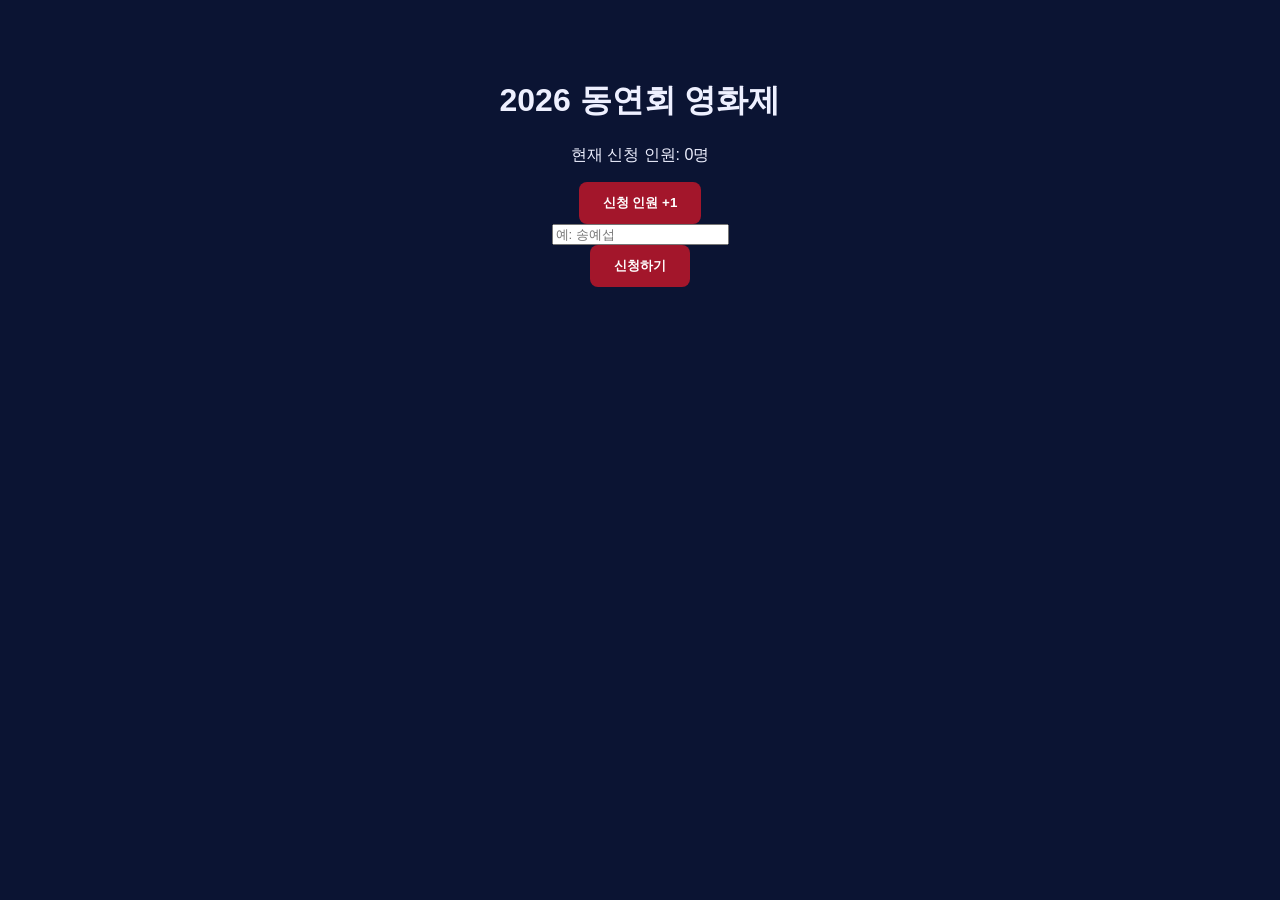
<file: practice.html>
<!DOCTYPE html>
<html lang="ko">
<head>
    <meta charset="UTF-8">
    <meta name="viewport" content="width=device-width, initial-scale=1.0">
    <title>동아리 축제 안내장</title>





    <style>
        body {
            background-color: #0B1433;
            color: #EEF0FF;
            font-family: sans-serif;
            text-align: center;
            padding-top: 50px;
        }

        button {
            padding: 12px 24px;
            background-color: #A3162B;
            color: white;
            border: none;
            border-radius: 8px;
            font-weight: bold;
            cursor: pointer;
        }

        button:hover {
            background-color: #E3BE6B;
            color: black;
        }
    </style>
</head>
<body>
    <h1>2026 동연회 영화제</h1>
    <p id="message">현재 신청 인원: 0명</p>
    <button id="plusBtn">신청 인원 +1</button>
    <div>
        <input type="text", id ="name", placeholder="예: 송예섭">
        <br>
        <button id = "greetBtn"> 신청하기 </button>
    </div>
    <script>
        let count = 0;
        const message = document.querySelector('#message');
        const plusBtn = document.querySelector('#plusBtn');

        plusBtn.addEventListener('click', ()=> {
            count = count + 1;
            message.textContent = `현재 신청 인원: ${count}명`;
        });
        // 여기에 직접 JavaScript를 작성해 보세요.
    </script>
</body>
</html>
</file>
